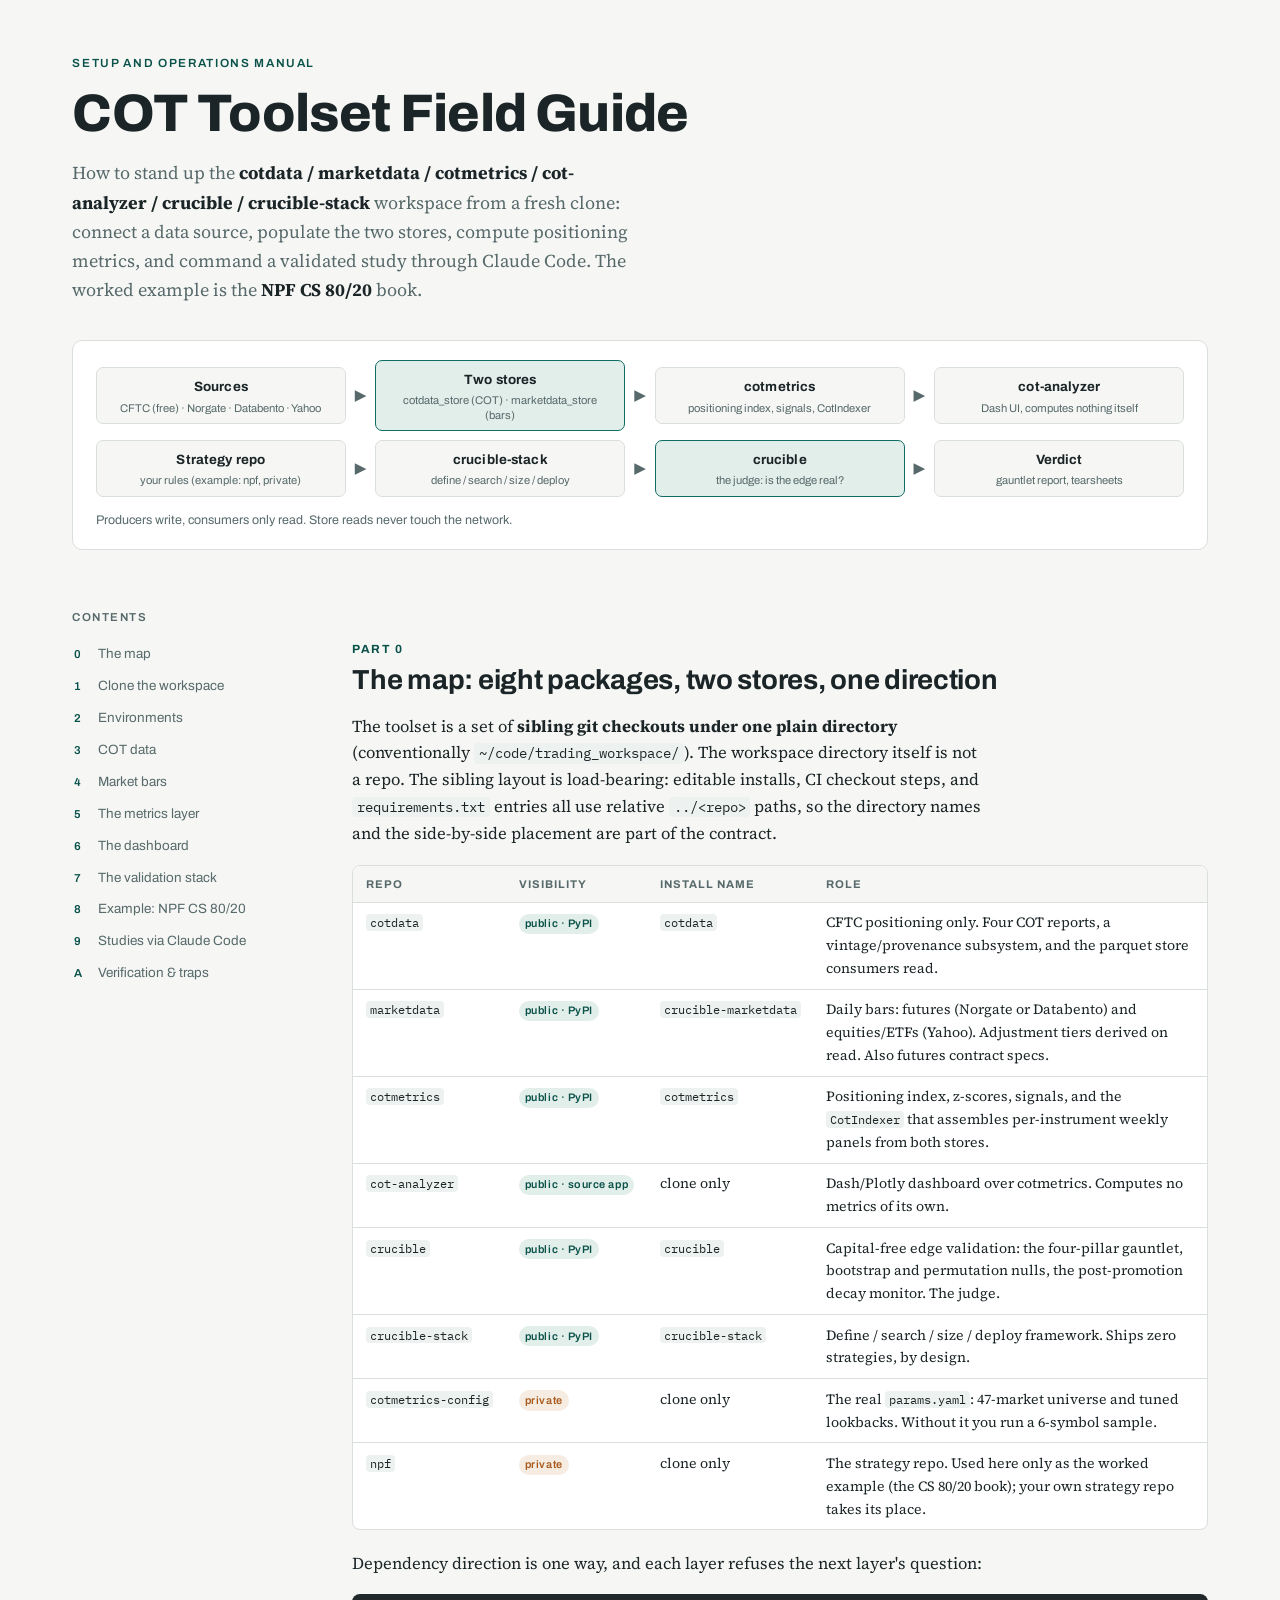
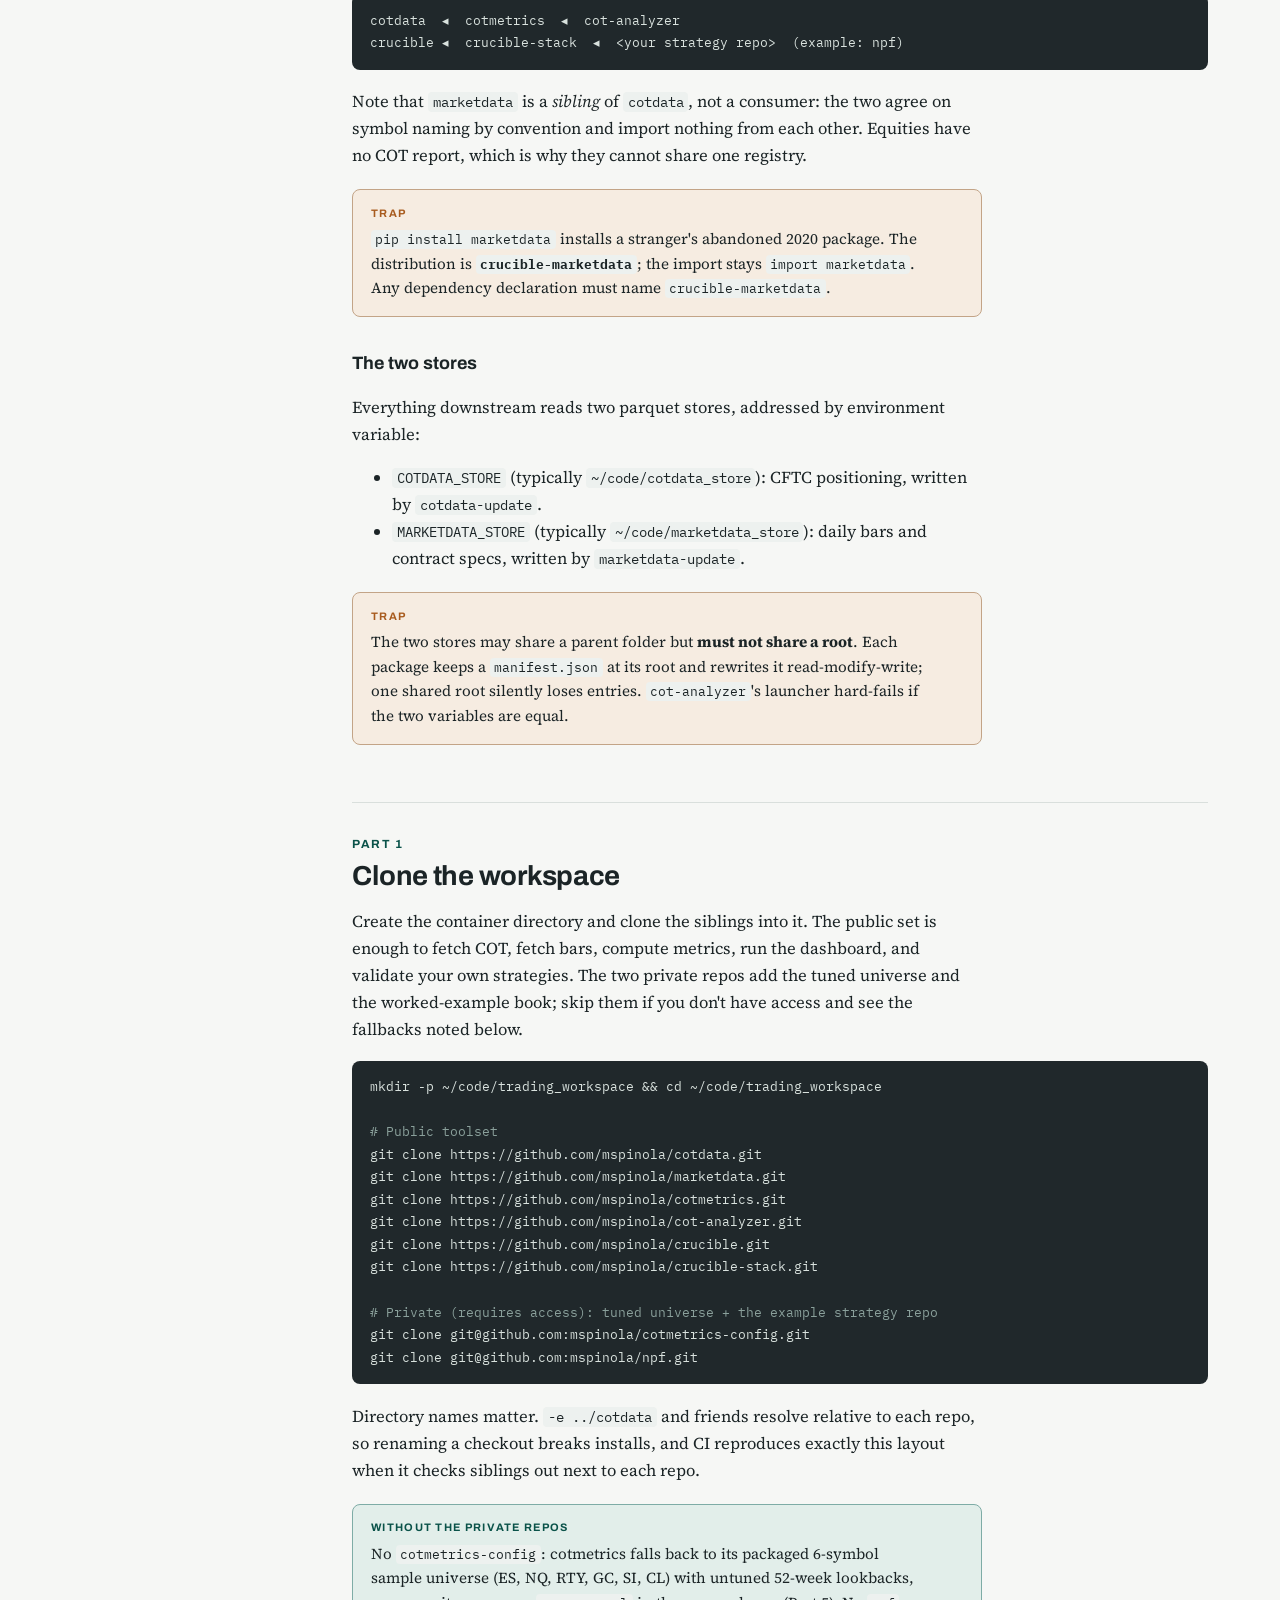
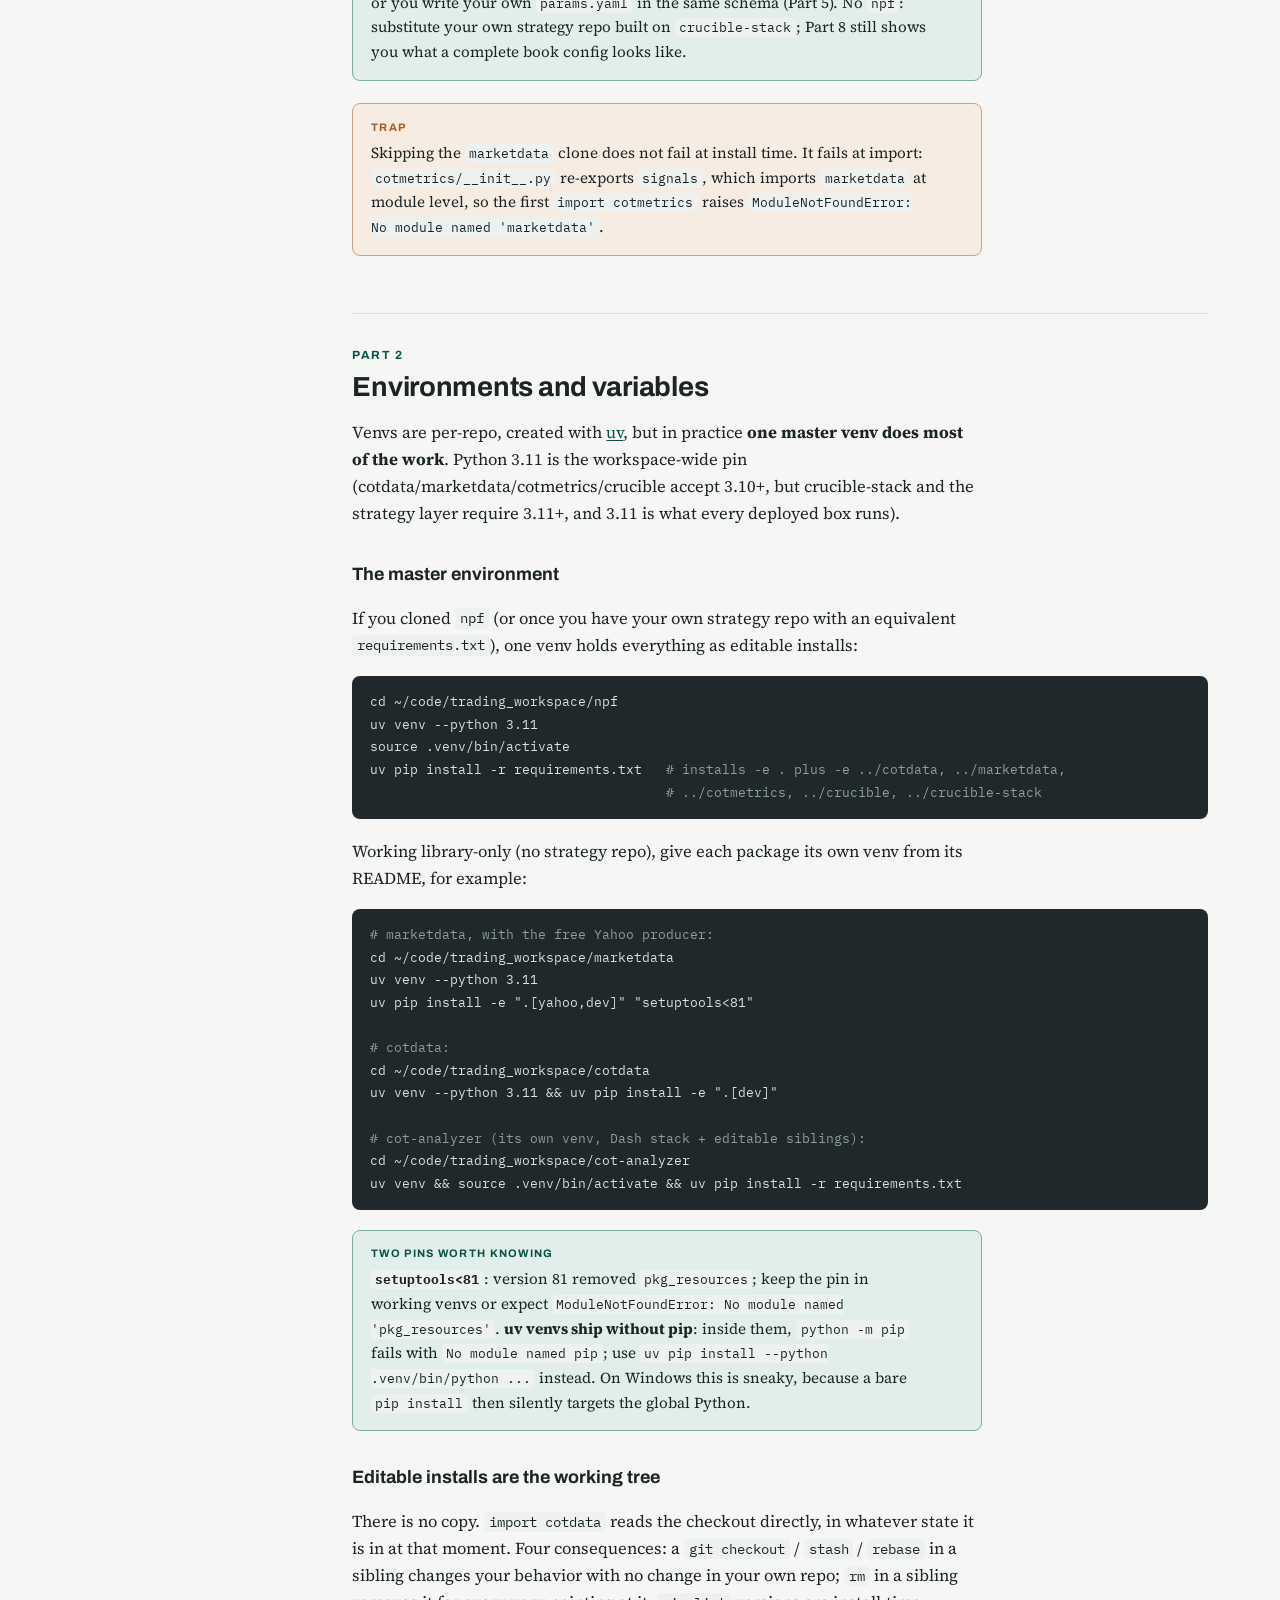
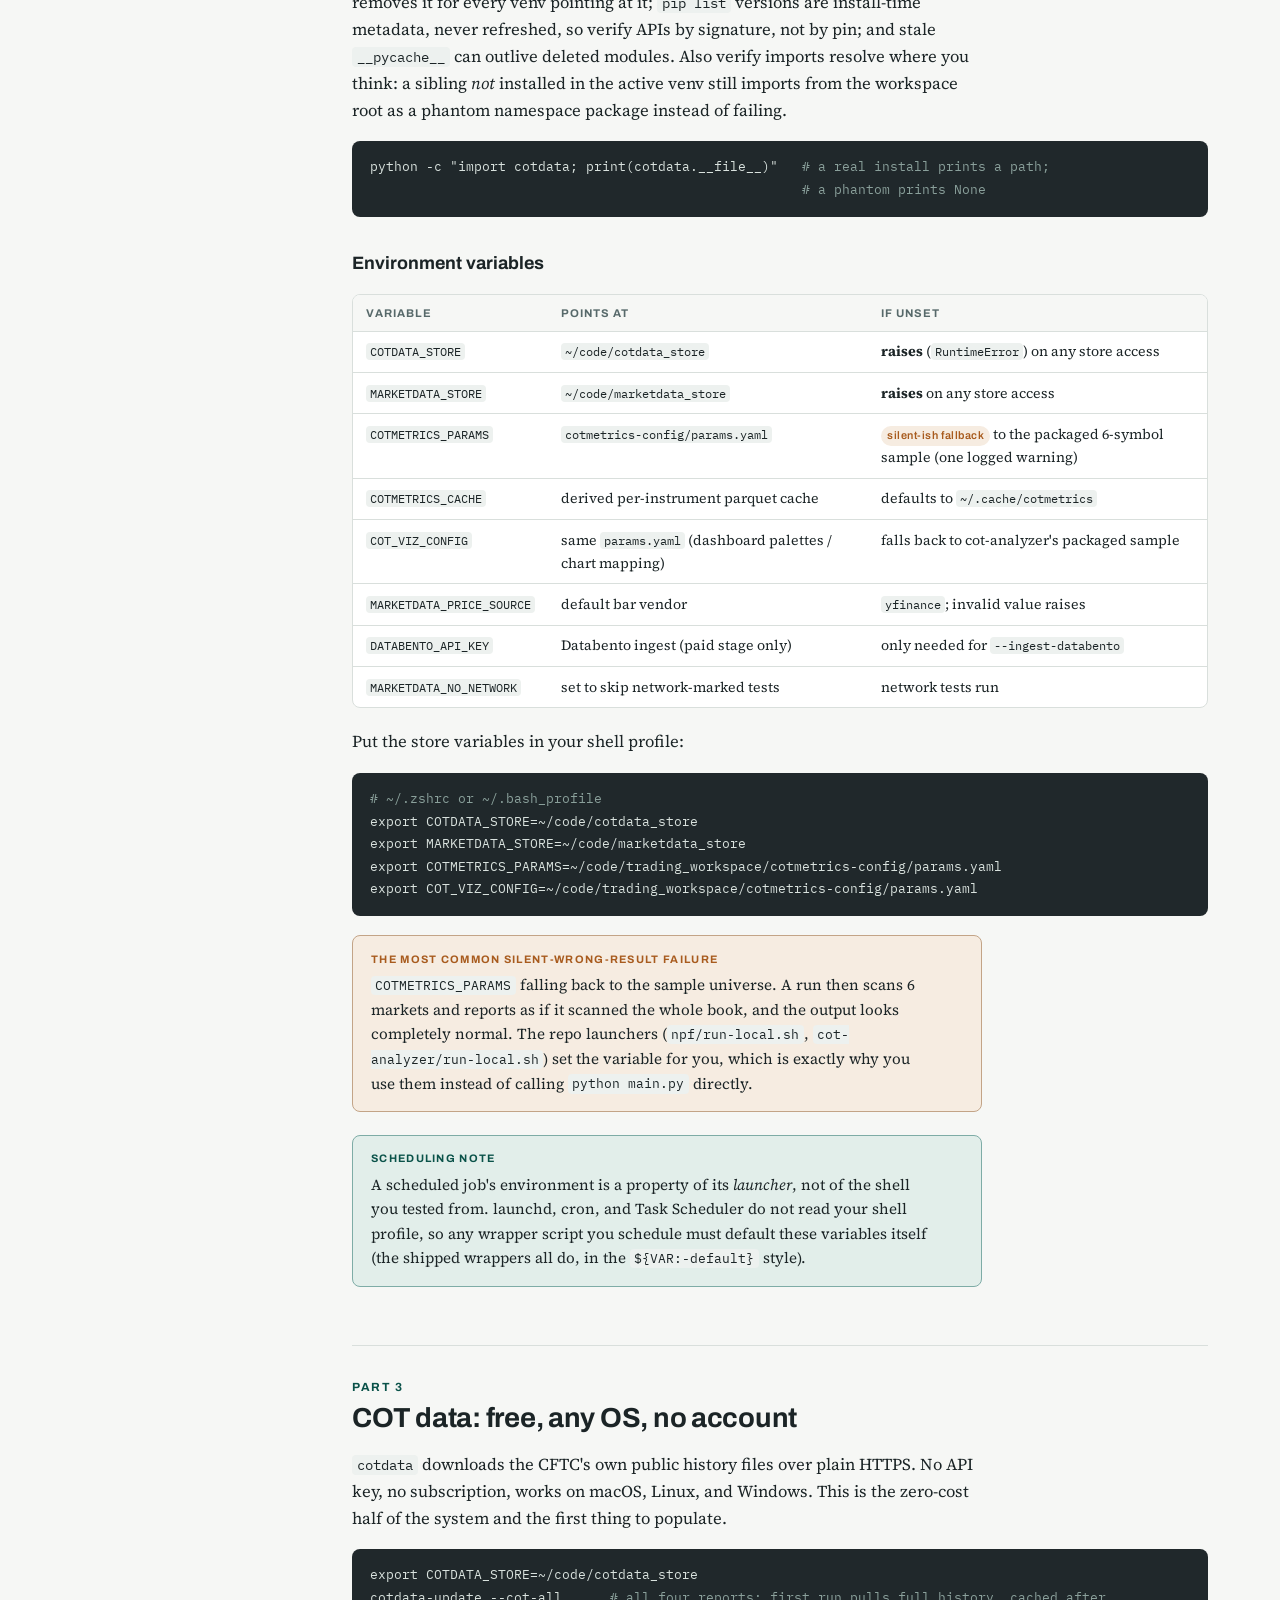
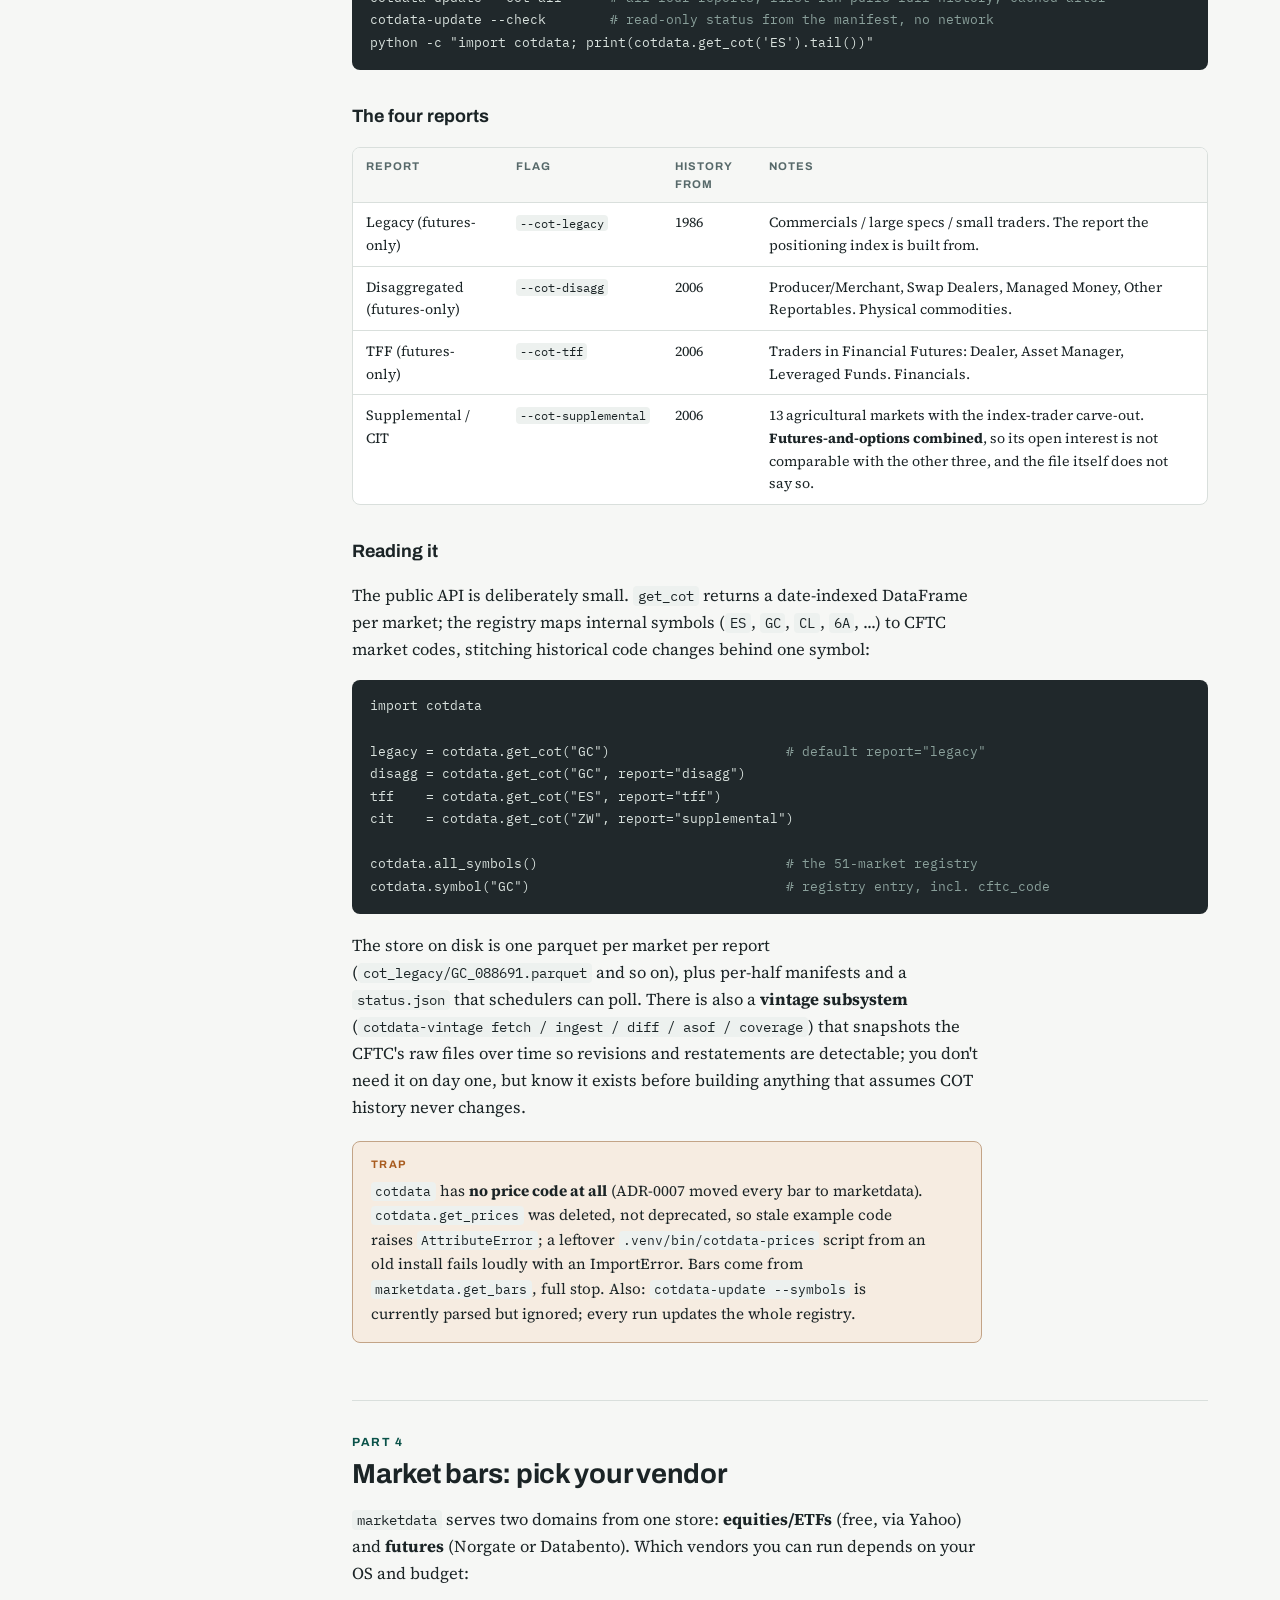
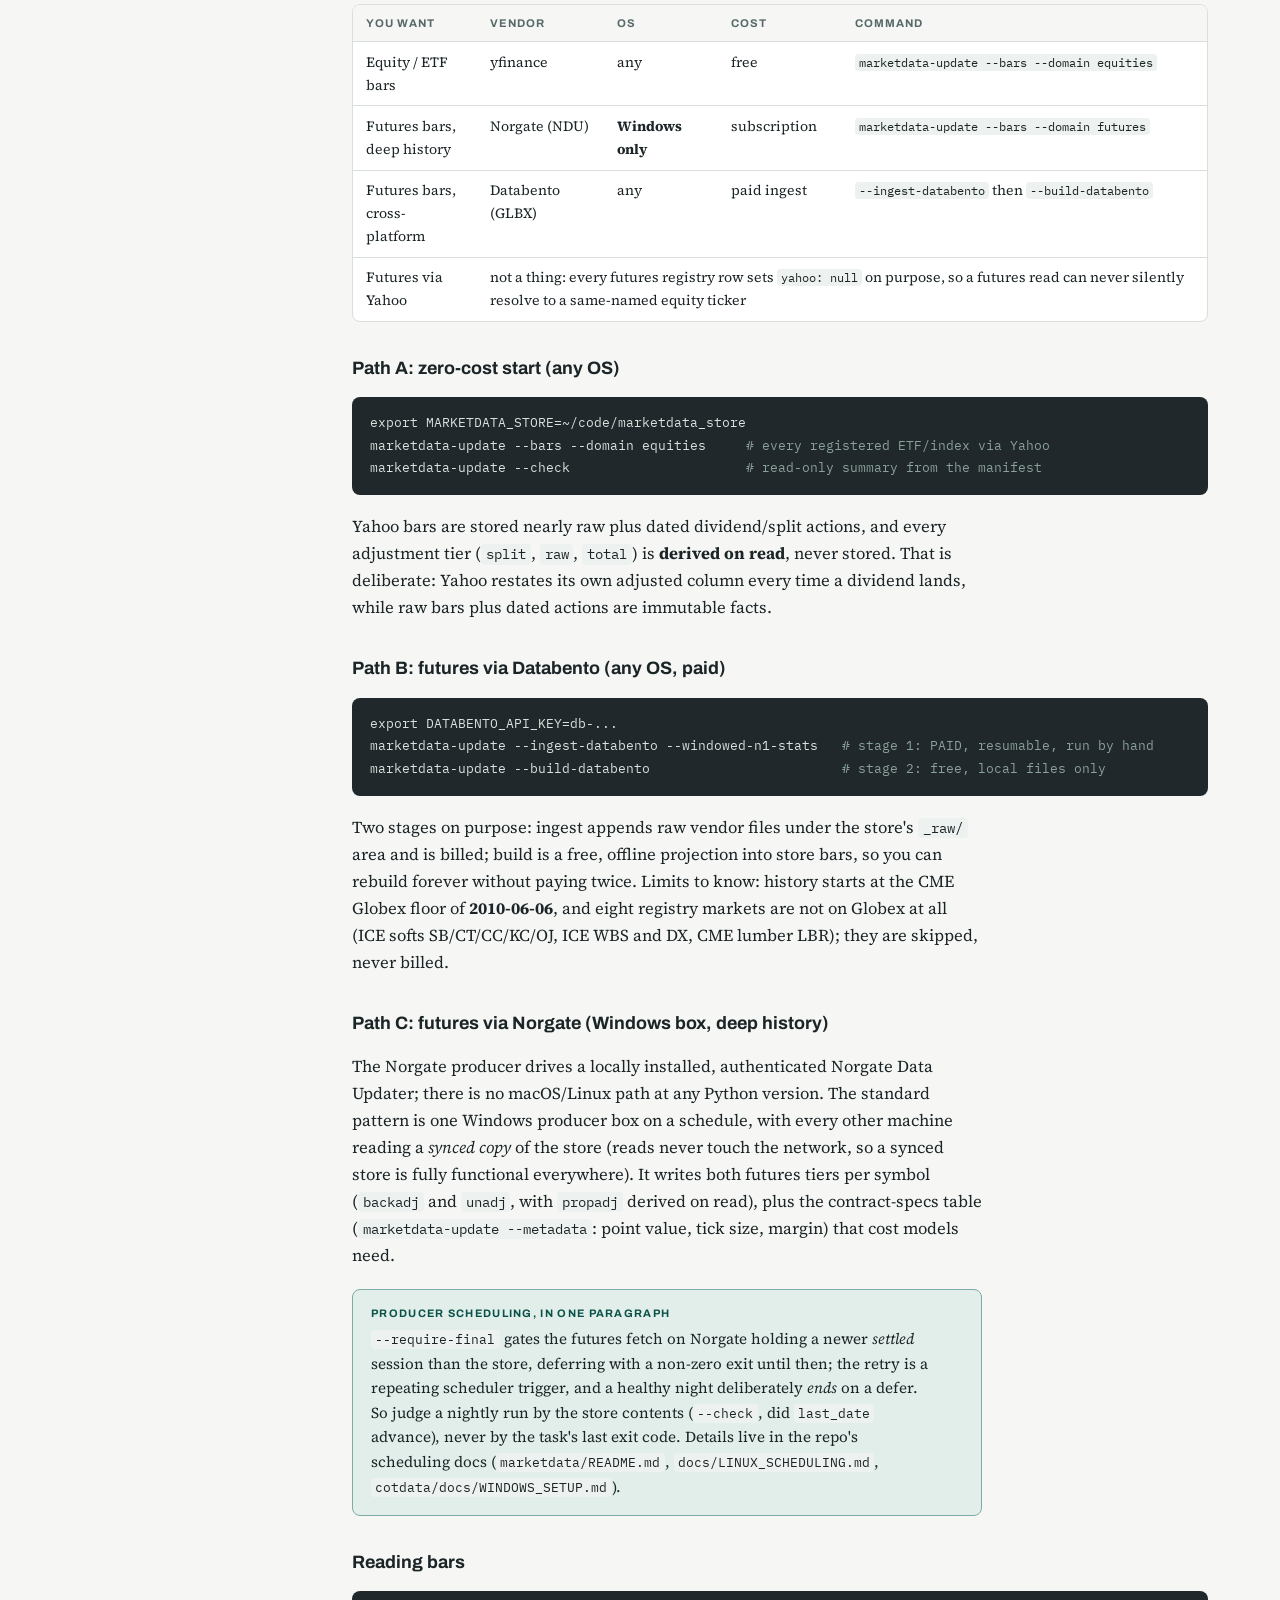
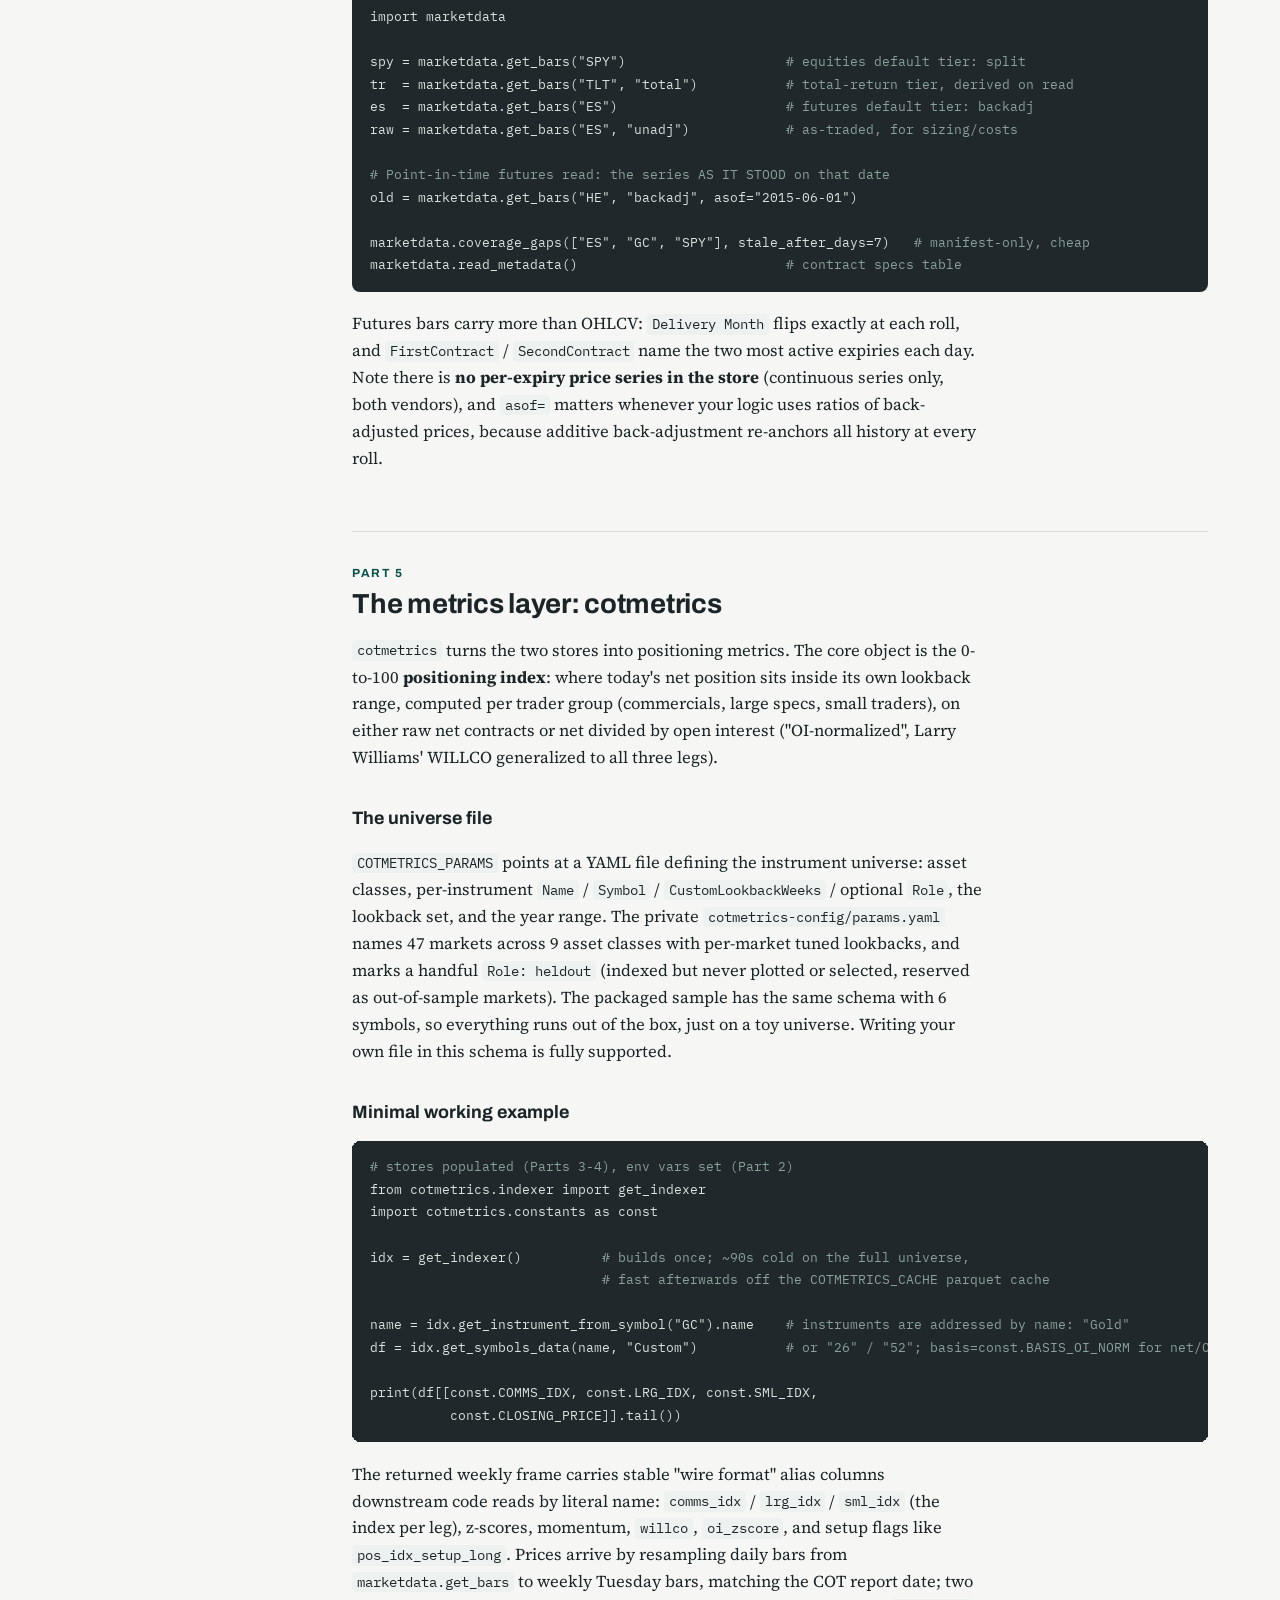
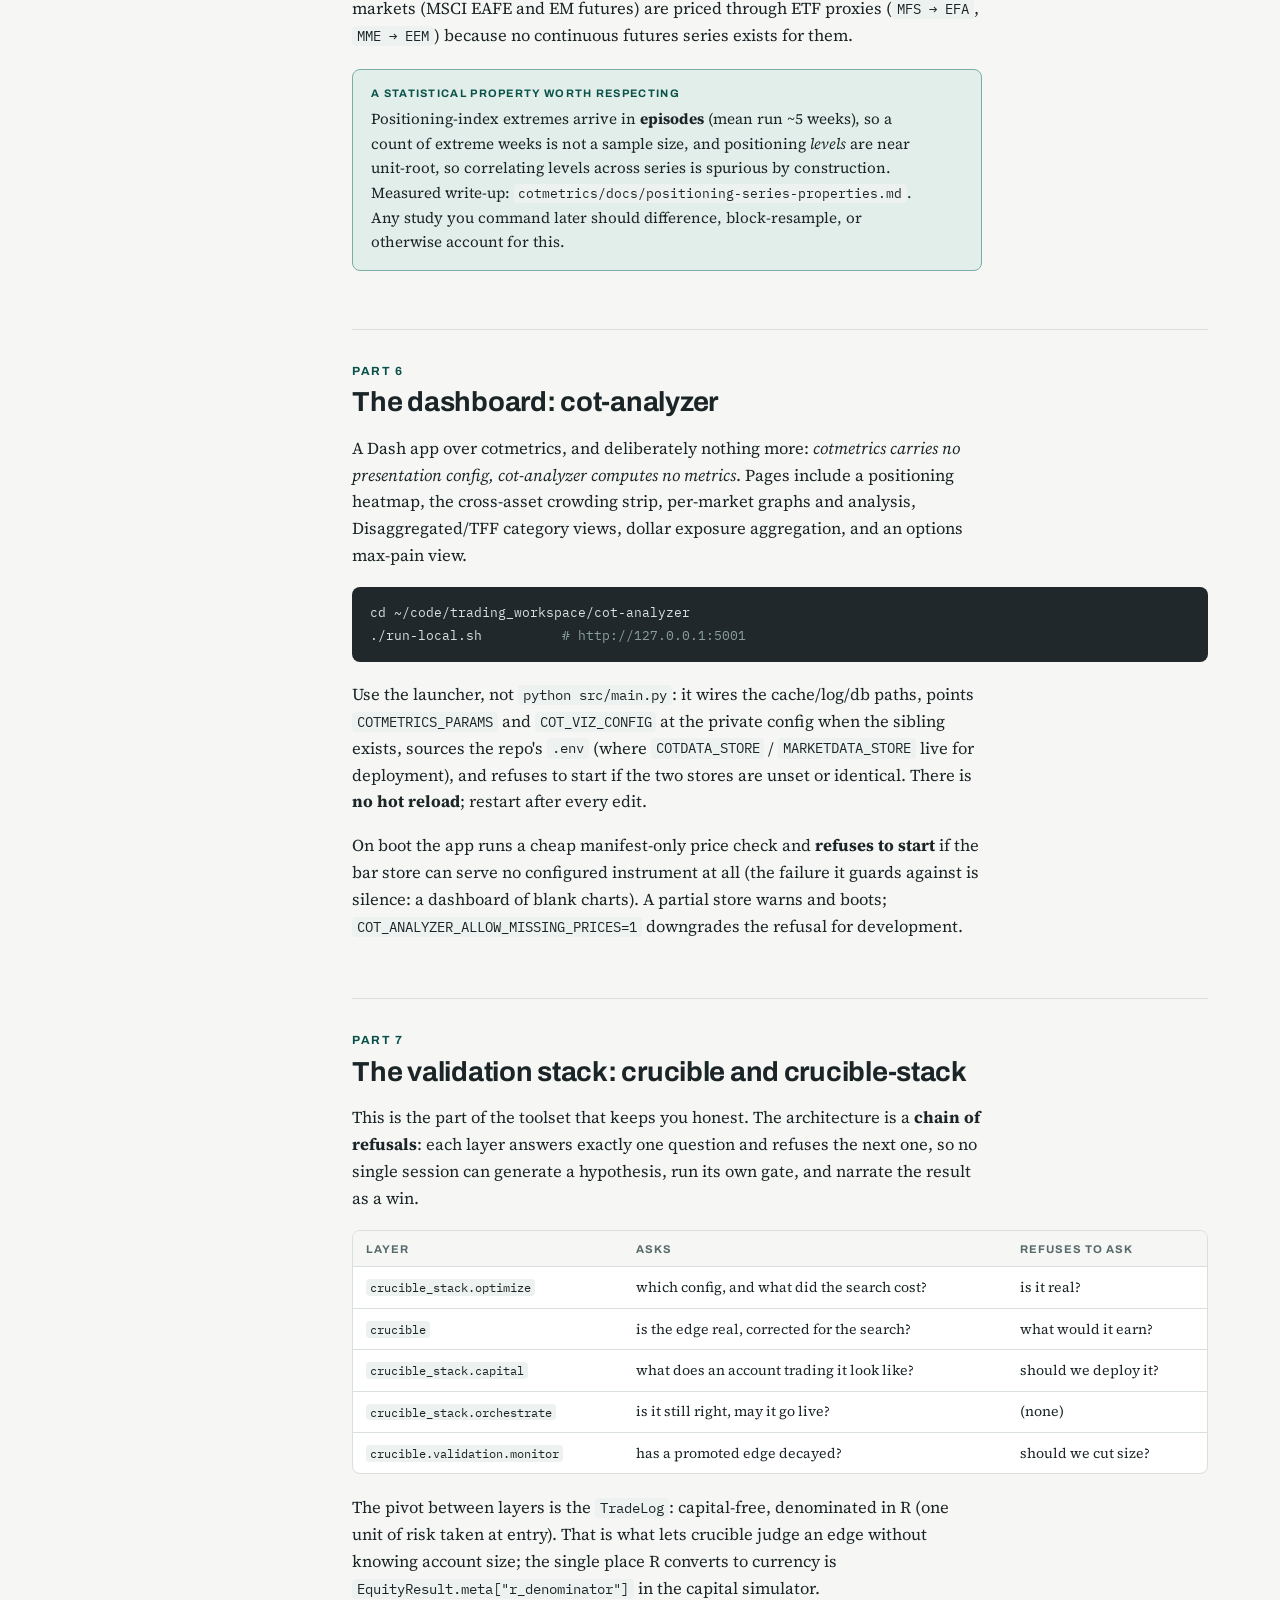
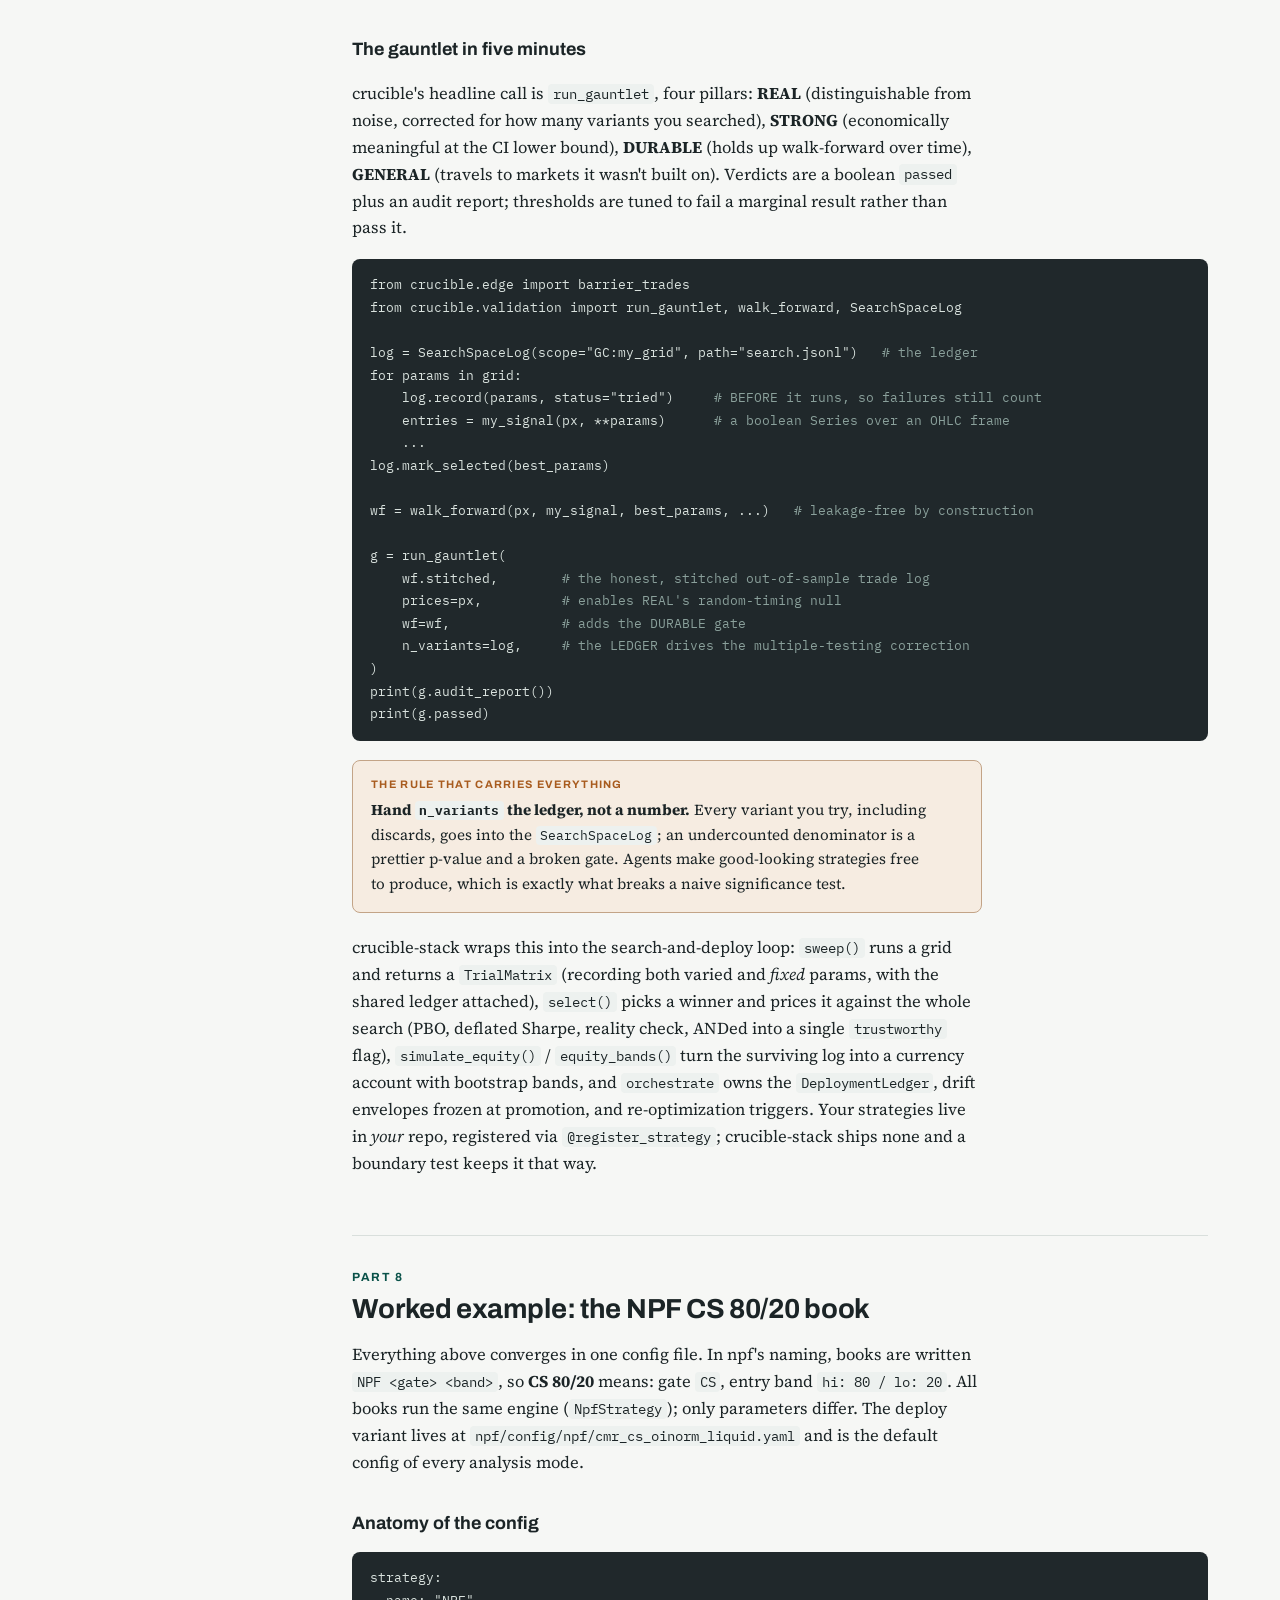
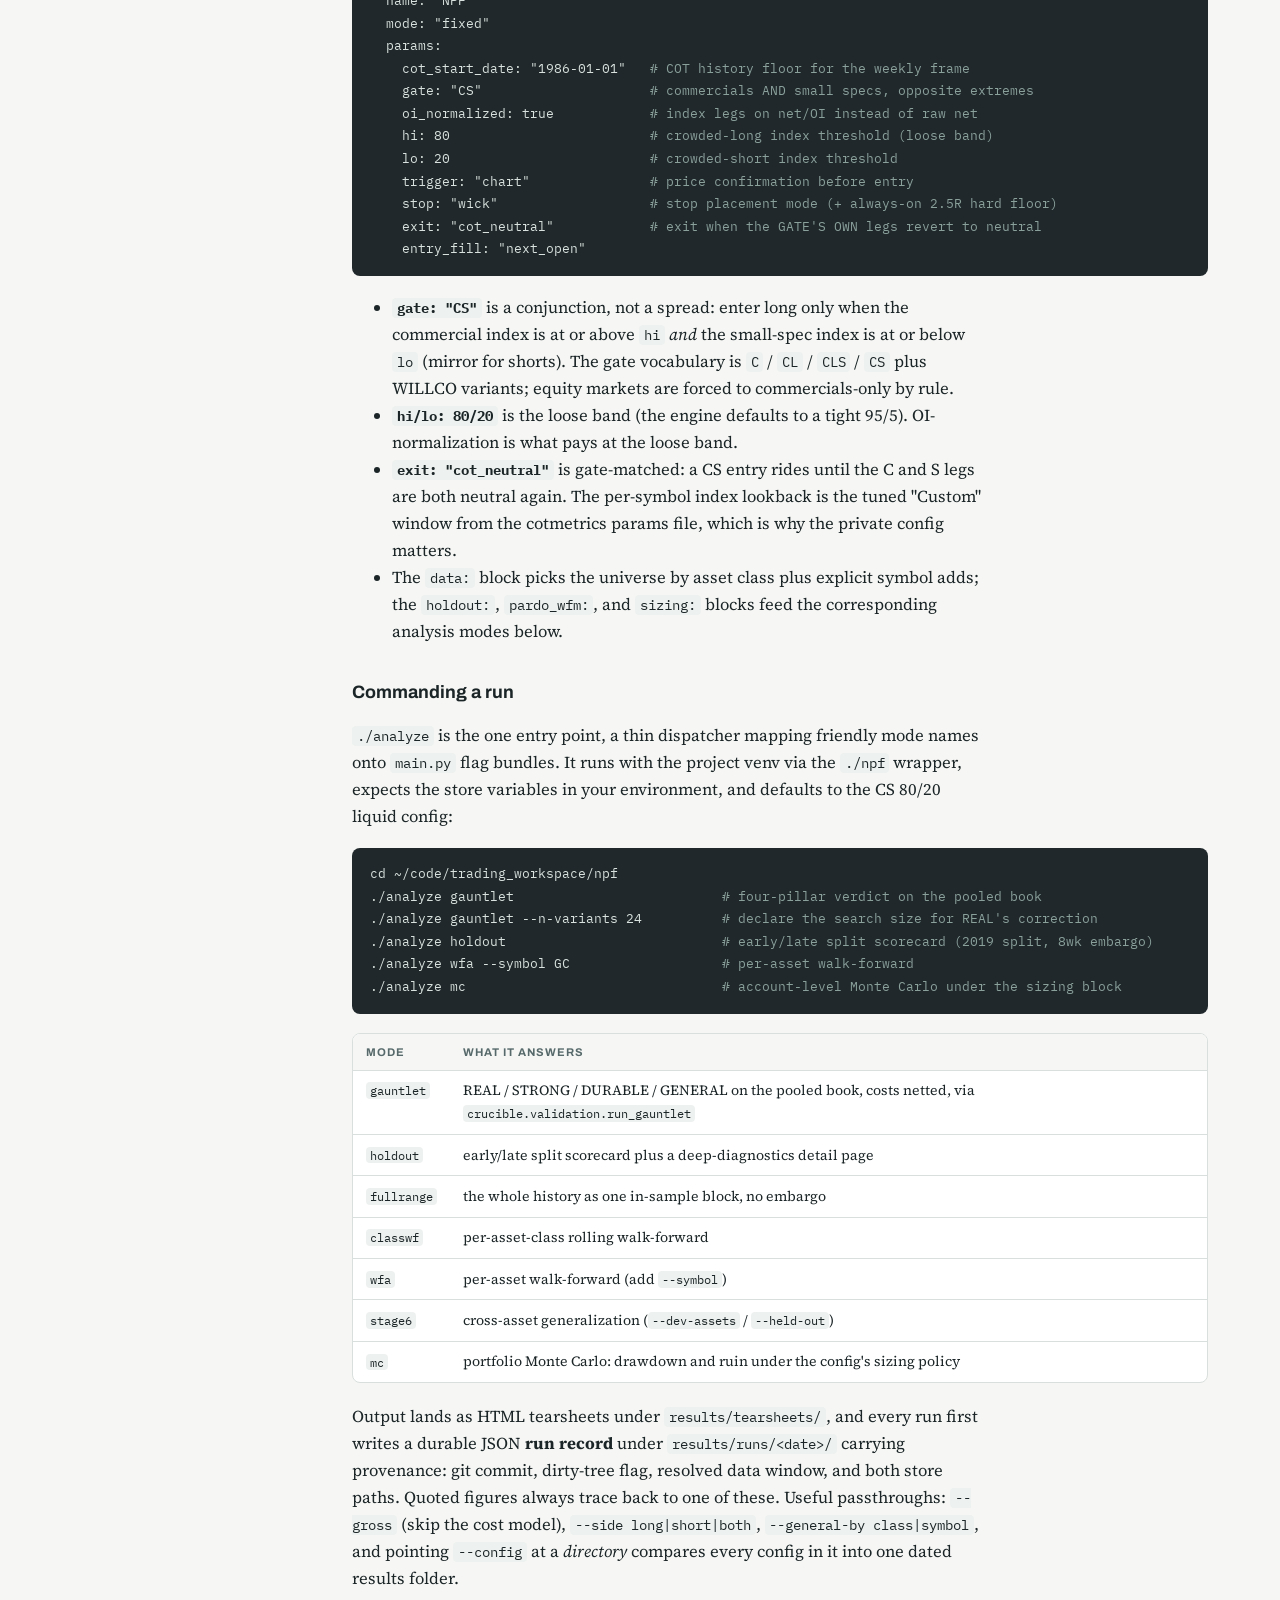
<file: docs/cot-toolset-field-guide.html>
<!doctype html>
<html lang="en">
<head>
<meta charset="utf-8">
<meta name="viewport" content="width=device-width, initial-scale=1">
<title>COT Toolset Field Guide</title>
<link rel="preconnect" href="https://fonts.googleapis.com">
<link rel="stylesheet" href="https://fonts.googleapis.com/css2?family=Archivo:wght@500;600;700;800&family=Source+Serif+4:ital,opsz,wght@0,8..60,400;0,8..60,600;1,8..60,400&family=IBM+Plex+Mono:wght@400;500;600&display=swap">
<style>
  :root {
    --bg: #F6F7F5;
    --surface: #FFFFFF;
    --ink: #1B2426;
    --muted: #57696A;
    --accent: #0E6E63;
    --accent-ink: #0A5249;
    --accent-soft: #E2EEEA;
    --hazard: #A85B1E;
    --hazard-soft: #F6ECE1;
    --line: #D9DFDC;
    --code-bg: #20282B;
    --code-ink: #D9E2DE;
    --code-accent: #7FD0C2;
    --code-comment: #8AA09B;
    --chip-bg: #EDF1EF;
  }
  @media (prefers-color-scheme: dark) {
    :root:not([data-theme="light"]) {
      --bg: #131719;
      --surface: #1B2124;
      --ink: #DFE6E3;
      --muted: #93A4A0;
      --accent: #56BFAF;
      --accent-ink: #7ACFC1;
      --accent-soft: #16302C;
      --hazard: #D98B4A;
      --hazard-soft: #2E241A;
      --line: #2A3336;
      --code-bg: #10171A;
      --code-ink: #CFDAD6;
      --code-accent: #7FD0C2;
      --code-comment: #7C918C;
      --chip-bg: #232B2E;
    }
  }
  :root[data-theme="dark"] {
    --bg: #131719;
    --surface: #1B2124;
    --ink: #DFE6E3;
    --muted: #93A4A0;
    --accent: #56BFAF;
    --accent-ink: #7ACFC1;
    --accent-soft: #16302C;
    --hazard: #D98B4A;
    --hazard-soft: #2E241A;
    --line: #2A3336;
    --code-bg: #10171A;
    --code-ink: #CFDAD6;
    --code-accent: #7FD0C2;
    --code-comment: #7C918C;
    --chip-bg: #232B2E;
  }

  * { box-sizing: border-box; }
  html { scroll-behavior: smooth; }
  @media (prefers-reduced-motion: reduce) { html { scroll-behavior: auto; } }

  body {
    margin: 0;
    background: var(--bg);
    color: var(--ink);
    font-family: "Source Serif 4", Georgia, serif;
    font-size: 1.04rem;
    line-height: 1.62;
  }

  a { color: var(--accent-ink); text-decoration-thickness: 1px; text-underline-offset: 2px; }
  a:focus-visible, button:focus-visible { outline: 2px solid var(--accent); outline-offset: 2px; border-radius: 2px; }

  .wrap {
    max-width: 1180px;
    margin: 0 auto;
    padding: 0 1.4rem 5rem;
    display: grid;
    grid-template-columns: 232px minmax(0, 1fr);
    gap: 3rem;
  }
  @media (max-width: 1023px) { .wrap { grid-template-columns: minmax(0, 1fr); gap: 0; } nav.toc { display: none; } }

  /* ---------- header ---------- */
  header.hero {
    max-width: 1180px;
    margin: 0 auto;
    padding: 3.4rem 1.4rem 2.2rem;
  }
  .eyebrow {
    font-family: "Archivo", system-ui, sans-serif;
    font-weight: 600;
    font-size: .74rem;
    letter-spacing: .14em;
    text-transform: uppercase;
    color: var(--accent-ink);
    margin: 0 0 .8rem;
  }
  h1 {
    font-family: "Archivo", system-ui, sans-serif;
    font-weight: 800;
    font-size: clamp(2.1rem, 4.6vw, 3.3rem);
    line-height: 1.06;
    letter-spacing: -.015em;
    margin: 0 0 1rem;
    text-wrap: balance;
    max-width: 22ch;
  }
  .lede {
    max-width: 62ch;
    font-size: 1.13rem;
    color: var(--muted);
    margin: 0;
  }
  .lede strong { color: var(--ink); }

  /* pipeline diagram */
  .pipeline {
    margin: 2.2rem auto 0;
    padding: 1.2rem 1.4rem;
    border: 1px solid var(--line);
    border-radius: 10px;
    background: var(--surface);
    overflow-x: auto;
  }
  .pipe-row { display: flex; align-items: center; gap: .55rem; min-width: 700px; font-family: "Archivo", system-ui, sans-serif; }
  .pipe-node {
    border: 1.5px solid var(--line);
    border-radius: 7px;
    padding: .5rem .7rem;
    text-align: center;
    background: var(--bg);
    flex: 1;
  }
  .pipe-node .t { font-weight: 700; font-size: .84rem; letter-spacing: .01em; }
  .pipe-node .s { font-size: .7rem; color: var(--muted); margin-top: .15rem; line-height: 1.3; }
  .pipe-node.hot { border-color: var(--accent); background: var(--accent-soft); }
  .pipe-arrow { color: var(--muted); font-size: .95rem; flex: none; }
  .pipe-caption { font-size: .78rem; color: var(--muted); margin: .8rem 0 0; font-family: "Archivo", system-ui, sans-serif; }

  /* ---------- toc ---------- */
  nav.toc {
    position: sticky;
    top: 1.6rem;
    align-self: start;
    padding-top: 1.4rem;
    font-family: "Archivo", system-ui, sans-serif;
  }
  nav.toc .toc-title { font-size: .72rem; letter-spacing: .13em; text-transform: uppercase; color: var(--muted); margin: 0 0 .7rem; font-weight: 600; }
  nav.toc ol { list-style: none; margin: 0; padding: 0; }
  nav.toc li { margin: 0; }
  nav.toc a {
    display: flex; gap: .55rem; align-items: baseline;
    padding: .32rem 0;
    font-size: .84rem;
    color: var(--muted);
    text-decoration: none;
    border-left: 2px solid transparent;
  }
  nav.toc a:hover { color: var(--accent-ink); }
  nav.toc .n { font-variant-numeric: tabular-nums; font-size: .72rem; font-weight: 600; color: var(--accent-ink); min-width: 1.3em; }

  /* ---------- main ---------- */
  main { padding-top: 1.4rem; min-width: 0; }
  main > section { margin: 0 0 3.6rem; }
  main p, main ul, main ol { max-width: 70ch; }

  .part-label {
    font-family: "Archivo", system-ui, sans-serif;
    font-weight: 700;
    font-size: .74rem;
    letter-spacing: .13em;
    text-transform: uppercase;
    color: var(--accent-ink);
    margin: 0 0 .4rem;
  }
  h2 {
    font-family: "Archivo", system-ui, sans-serif;
    font-weight: 700;
    font-size: 1.72rem;
    letter-spacing: -.01em;
    line-height: 1.15;
    margin: 0 0 1rem;
    text-wrap: balance;
  }
  h3 {
    font-family: "Archivo", system-ui, sans-serif;
    font-weight: 700;
    font-size: 1.12rem;
    margin: 2rem 0 .6rem;
  }
  section { border-top: 1px solid var(--line); padding-top: 2rem; }
  section:first-of-type { border-top: 0; }

  code {
    font-family: "IBM Plex Mono", ui-monospace, SFMono-Regular, Menlo, monospace;
    font-size: .84em;
    background: var(--chip-bg);
    border-radius: 4px;
    padding: .08em .34em;
  }
  pre {
    background: var(--code-bg);
    color: var(--code-ink);
    border-radius: 8px;
    padding: .95rem 1.1rem;
    overflow-x: auto;
    line-height: 1.55;
    margin: .9rem 0 1.2rem;
    font-size: .83rem;
  }
  pre code { background: none; padding: 0; font-size: 1em; color: inherit; }
  pre .c { color: var(--code-comment); }
  pre .k { color: var(--code-accent); }
  .codelabel {
    font-family: "Archivo", system-ui, sans-serif;
    font-size: .68rem;
    font-weight: 600;
    letter-spacing: .1em;
    text-transform: uppercase;
    color: var(--muted);
    margin: 1.1rem 0 -0.5rem;
  }

  /* tables */
  .tablewrap { overflow-x: auto; margin: 1rem 0 1.3rem; border: 1px solid var(--line); border-radius: 8px; background: var(--surface); }
  table { border-collapse: collapse; width: 100%; font-size: .88rem; }
  th, td { text-align: left; padding: .55rem .8rem; border-top: 1px solid var(--line); vertical-align: top; }
  thead th {
    border-top: 0;
    font-family: "Archivo", system-ui, sans-serif;
    font-size: .7rem;
    font-weight: 700;
    letter-spacing: .09em;
    text-transform: uppercase;
    color: var(--muted);
    background: var(--bg);
  }
  td code { white-space: nowrap; }
  .num { font-variant-numeric: tabular-nums; }

  /* callouts */
  .note, .trap {
    border: 1px solid var(--line);
    border-radius: 8px;
    padding: .9rem 1.1rem .95rem;
    margin: 1.2rem 0 1.4rem;
    max-width: 70ch;
    background: var(--surface);
  }
  .note { border-color: color-mix(in srgb, var(--accent) 45%, var(--line)); background: var(--accent-soft); }
  .trap { border-color: color-mix(in srgb, var(--hazard) 45%, var(--line)); background: var(--hazard-soft); }
  .note .tag, .trap .tag {
    font-family: "Archivo", system-ui, sans-serif;
    font-size: .68rem;
    font-weight: 700;
    letter-spacing: .12em;
    text-transform: uppercase;
    display: block;
    margin-bottom: .3rem;
  }
  .note .tag { color: var(--accent-ink); }
  .trap .tag { color: var(--hazard); }
  .note p, .trap p { margin: .3rem 0 0; font-size: .95rem; }

  .chip {
    display: inline-block;
    font-family: "Archivo", system-ui, sans-serif;
    font-size: .68rem;
    font-weight: 600;
    letter-spacing: .05em;
    padding: .12em .55em;
    border-radius: 99px;
    background: var(--chip-bg);
    color: var(--muted);
    white-space: nowrap;
  }
  .chip.ok { background: var(--accent-soft); color: var(--accent-ink); }
  .chip.warn { background: var(--hazard-soft); color: var(--hazard); }

  .checklist { list-style: none; padding: 0; }
  .checklist li { padding: .3rem 0 .3rem 1.7rem; position: relative; }
  .checklist li::before {
    content: "";
    position: absolute; left: 0; top: .62em;
    width: .72em; height: .72em;
    border: 1.6px solid var(--accent);
    border-radius: 3px;
  }
  footer {
    max-width: 1180px; margin: 0 auto; padding: 0 1.4rem 3rem;
    color: var(--muted); font-size: .85rem;
    font-family: "Archivo", system-ui, sans-serif;
  }
</style>
</head>
<body>

<header class="hero">
  <p class="eyebrow">Setup and operations manual</p>
  <h1>COT Toolset Field Guide</h1>
  <p class="lede">How to stand up the <strong>cotdata / marketdata / cotmetrics / cot-analyzer / crucible / crucible-stack</strong> workspace from a fresh clone: connect a data source, populate the two stores, compute positioning metrics, and command a validated study through Claude Code. The worked example is the <strong>NPF CS 80/20</strong> book.</p>

  <div class="pipeline" role="img" aria-label="Data flows from CFTC and price vendors through two parquet stores into cotmetrics, then into the dashboard and the strategy plus validation layers.">
    <div class="pipe-row">
      <div class="pipe-node"><div class="t">Sources</div><div class="s">CFTC (free) · Norgate · Databento · Yahoo</div></div>
      <div class="pipe-arrow">&#9654;</div>
      <div class="pipe-node hot"><div class="t">Two stores</div><div class="s">cotdata_store (COT) · marketdata_store (bars)</div></div>
      <div class="pipe-arrow">&#9654;</div>
      <div class="pipe-node"><div class="t">cotmetrics</div><div class="s">positioning index, signals, CotIndexer</div></div>
      <div class="pipe-arrow">&#9654;</div>
      <div class="pipe-node"><div class="t">cot-analyzer</div><div class="s">Dash UI, computes nothing itself</div></div>
    </div>
    <div class="pipe-row" style="margin-top:.55rem;">
      <div class="pipe-node"><div class="t">Strategy repo</div><div class="s">your rules (example: npf, private)</div></div>
      <div class="pipe-arrow">&#9654;</div>
      <div class="pipe-node"><div class="t">crucible-stack</div><div class="s">define / search / size / deploy</div></div>
      <div class="pipe-arrow">&#9654;</div>
      <div class="pipe-node hot"><div class="t">crucible</div><div class="s">the judge: is the edge real?</div></div>
      <div class="pipe-arrow">&#9654;</div>
      <div class="pipe-node"><div class="t">Verdict</div><div class="s">gauntlet report, tearsheets</div></div>
    </div>
    <p class="pipe-caption">Producers write, consumers only read. Store reads never touch the network.</p>
  </div>
</header>

<div class="wrap">
<nav class="toc" aria-label="Contents">
  <p class="toc-title">Contents</p>
  <ol>
    <li><a href="#map"><span class="n">0</span> The map</a></li>
    <li><a href="#clone"><span class="n">1</span> Clone the workspace</a></li>
    <li><a href="#env"><span class="n">2</span> Environments</a></li>
    <li><a href="#cot"><span class="n">3</span> COT data</a></li>
    <li><a href="#bars"><span class="n">4</span> Market bars</a></li>
    <li><a href="#metrics"><span class="n">5</span> The metrics layer</a></li>
    <li><a href="#dash"><span class="n">6</span> The dashboard</a></li>
    <li><a href="#crucible"><span class="n">7</span> The validation stack</a></li>
    <li><a href="#cs8020"><span class="n">8</span> Example: NPF CS 80/20</a></li>
    <li><a href="#claude"><span class="n">9</span> Studies via Claude Code</a></li>
    <li><a href="#verify"><span class="n">A</span> Verification &amp; traps</a></li>
  </ol>
</nav>

<main>

<!-- ================= 0 THE MAP ================= -->
<section id="map">
  <p class="part-label">Part 0</p>
  <h2>The map: eight packages, two stores, one direction</h2>
  <p>The toolset is a set of <strong>sibling git checkouts under one plain directory</strong> (conventionally <code>~/code/trading_workspace/</code>). The workspace directory itself is not a repo. The sibling layout is load-bearing: editable installs, CI checkout steps, and <code>requirements.txt</code> entries all use relative <code>../&lt;repo&gt;</code> paths, so the directory names and the side-by-side placement are part of the contract.</p>

  <div class="tablewrap"><table>
    <thead><tr><th>Repo</th><th>Visibility</th><th>Install name</th><th>Role</th></tr></thead>
    <tbody>
      <tr><td><code>cotdata</code></td><td><span class="chip ok">public · PyPI</span></td><td><code>cotdata</code></td><td>CFTC positioning only. Four COT reports, a vintage/provenance subsystem, and the parquet store consumers read.</td></tr>
      <tr><td><code>marketdata</code></td><td><span class="chip ok">public · PyPI</span></td><td><code>crucible-marketdata</code></td><td>Daily bars: futures (Norgate or Databento) and equities/ETFs (Yahoo). Adjustment tiers derived on read. Also futures contract specs.</td></tr>
      <tr><td><code>cotmetrics</code></td><td><span class="chip ok">public · PyPI</span></td><td><code>cotmetrics</code></td><td>Positioning index, z-scores, signals, and the <code>CotIndexer</code> that assembles per-instrument weekly panels from both stores.</td></tr>
      <tr><td><code>cot-analyzer</code></td><td><span class="chip ok">public · source app</span></td><td>clone only</td><td>Dash/Plotly dashboard over cotmetrics. Computes no metrics of its own.</td></tr>
      <tr><td><code>crucible</code></td><td><span class="chip ok">public · PyPI</span></td><td><code>crucible</code></td><td>Capital-free edge validation: the four-pillar gauntlet, bootstrap and permutation nulls, the post-promotion decay monitor. The judge.</td></tr>
      <tr><td><code>crucible-stack</code></td><td><span class="chip ok">public · PyPI</span></td><td><code>crucible-stack</code></td><td>Define / search / size / deploy framework. Ships zero strategies, by design.</td></tr>
      <tr><td><code>cotmetrics-config</code></td><td><span class="chip warn">private</span></td><td>clone only</td><td>The real <code>params.yaml</code>: 47-market universe and tuned lookbacks. Without it you run a 6-symbol sample.</td></tr>
      <tr><td><code>npf</code></td><td><span class="chip warn">private</span></td><td>clone only</td><td>The strategy repo. Used here only as the worked example (the CS 80/20 book); your own strategy repo takes its place.</td></tr>
    </tbody>
  </table></div>

  <p>Dependency direction is one way, and each layer refuses the next layer's question:</p>
  <pre><code>cotdata  &#9666;  cotmetrics  &#9666;  cot-analyzer
crucible &#9666;  crucible-stack  &#9666;  &lt;your strategy repo&gt;  (example: npf)</code></pre>
  <p>Note that <code>marketdata</code> is a <em>sibling</em> of <code>cotdata</code>, not a consumer: the two agree on symbol naming by convention and import nothing from each other. Equities have no COT report, which is why they cannot share one registry.</p>

  <div class="trap"><span class="tag">Trap</span>
    <p><code>pip install marketdata</code> installs a stranger's abandoned 2020 package. The distribution is <strong><code>crucible-marketdata</code></strong>; the import stays <code>import marketdata</code>. Any dependency declaration must name <code>crucible-marketdata</code>.</p>
  </div>

  <h3>The two stores</h3>
  <p>Everything downstream reads two parquet stores, addressed by environment variable:</p>
  <ul>
    <li><code>COTDATA_STORE</code> (typically <code>~/code/cotdata_store</code>): CFTC positioning, written by <code>cotdata-update</code>.</li>
    <li><code>MARKETDATA_STORE</code> (typically <code>~/code/marketdata_store</code>): daily bars and contract specs, written by <code>marketdata-update</code>.</li>
  </ul>
  <div class="trap"><span class="tag">Trap</span>
    <p>The two stores may share a parent folder but <strong>must not share a root</strong>. Each package keeps a <code>manifest.json</code> at its root and rewrites it read-modify-write; one shared root silently loses entries. <code>cot-analyzer</code>'s launcher hard-fails if the two variables are equal.</p>
  </div>
</section>

<!-- ================= 1 CLONE ================= -->
<section id="clone">
  <p class="part-label">Part 1</p>
  <h2>Clone the workspace</h2>
  <p>Create the container directory and clone the siblings into it. The public set is enough to fetch COT, fetch bars, compute metrics, run the dashboard, and validate your own strategies. The two private repos add the tuned universe and the worked-example book; skip them if you don't have access and see the fallbacks noted below.</p>

  <pre><code>mkdir -p ~/code/trading_workspace &amp;&amp; cd ~/code/trading_workspace

<span class="c"># Public toolset</span>
git clone https://github.com/mspinola/cotdata.git
git clone https://github.com/mspinola/marketdata.git
git clone https://github.com/mspinola/cotmetrics.git
git clone https://github.com/mspinola/cot-analyzer.git
git clone https://github.com/mspinola/crucible.git
git clone https://github.com/mspinola/crucible-stack.git

<span class="c"># Private (requires access): tuned universe + the example strategy repo</span>
git clone git@github.com:mspinola/cotmetrics-config.git
git clone git@github.com:mspinola/npf.git</code></pre>

  <p>Directory names matter. <code>-e ../cotdata</code> and friends resolve relative to each repo, so renaming a checkout breaks installs, and CI reproduces exactly this layout when it checks siblings out next to each repo.</p>

  <div class="note"><span class="tag">Without the private repos</span>
    <p>No <code>cotmetrics-config</code>: cotmetrics falls back to its packaged 6-symbol sample universe (ES, NQ, RTY, GC, SI, CL) with untuned 52-week lookbacks, or you write your own <code>params.yaml</code> in the same schema (Part 5). No <code>npf</code>: substitute your own strategy repo built on <code>crucible-stack</code>; Part 8 still shows you what a complete book config looks like.</p>
  </div>

  <div class="trap"><span class="tag">Trap</span>
    <p>Skipping the <code>marketdata</code> clone does not fail at install time. It fails at import: <code>cotmetrics/__init__.py</code> re-exports <code>signals</code>, which imports <code>marketdata</code> at module level, so the first <code>import cotmetrics</code> raises <code>ModuleNotFoundError: No module named 'marketdata'</code>.</p>
  </div>
</section>

<!-- ================= 2 ENV ================= -->
<section id="env">
  <p class="part-label">Part 2</p>
  <h2>Environments and variables</h2>
  <p>Venvs are per-repo, created with <a href="https://docs.astral.sh/uv/">uv</a>, but in practice <strong>one master venv does most of the work</strong>. Python 3.11 is the workspace-wide pin (cotdata/marketdata/cotmetrics/crucible accept 3.10+, but crucible-stack and the strategy layer require 3.11+, and 3.11 is what every deployed box runs).</p>

  <h3>The master environment</h3>
  <p>If you cloned <code>npf</code> (or once you have your own strategy repo with an equivalent <code>requirements.txt</code>), one venv holds everything as editable installs:</p>
  <pre><code>cd ~/code/trading_workspace/npf
uv venv --python 3.11
source .venv/bin/activate
uv pip install -r requirements.txt   <span class="c"># installs -e . plus -e ../cotdata, ../marketdata,</span>
                                     <span class="c"># ../cotmetrics, ../crucible, ../crucible-stack</span></code></pre>

  <p>Working library-only (no strategy repo), give each package its own venv from its README, for example:</p>
  <pre><code><span class="c"># marketdata, with the free Yahoo producer:</span>
cd ~/code/trading_workspace/marketdata
uv venv --python 3.11
uv pip install -e ".[yahoo,dev]" "setuptools&lt;81"

<span class="c"># cotdata:</span>
cd ~/code/trading_workspace/cotdata
uv venv --python 3.11 &amp;&amp; uv pip install -e ".[dev]"

<span class="c"># cot-analyzer (its own venv, Dash stack + editable siblings):</span>
cd ~/code/trading_workspace/cot-analyzer
uv venv &amp;&amp; source .venv/bin/activate &amp;&amp; uv pip install -r requirements.txt</code></pre>

  <div class="note"><span class="tag">Two pins worth knowing</span>
    <p><strong><code>setuptools&lt;81</code></strong>: version 81 removed <code>pkg_resources</code>; keep the pin in working venvs or expect <code>ModuleNotFoundError: No module named 'pkg_resources'</code>. <strong>uv venvs ship without pip</strong>: inside them, <code>python -m pip</code> fails with <code>No module named pip</code>; use <code>uv pip install --python .venv/bin/python ...</code> instead. On Windows this is sneaky, because a bare <code>pip install</code> then silently targets the global Python.</p>
  </div>

  <h3>Editable installs are the working tree</h3>
  <p>There is no copy. <code>import cotdata</code> reads the checkout directly, in whatever state it is in at that moment. Four consequences: a <code>git checkout</code> / <code>stash</code> / <code>rebase</code> in a sibling changes your behavior with no change in your own repo; <code>rm</code> in a sibling removes it for every venv pointing at it; <code>pip list</code> versions are install-time metadata, never refreshed, so verify APIs by signature, not by pin; and stale <code>__pycache__</code> can outlive deleted modules. Also verify imports resolve where you think: a sibling <em>not</em> installed in the active venv still imports from the workspace root as a phantom namespace package instead of failing.</p>
  <pre><code>python -c "import cotdata; print(cotdata.__file__)"   <span class="c"># a real install prints a path;</span>
                                                      <span class="c"># a phantom prints None</span></code></pre>

  <h3>Environment variables</h3>
  <div class="tablewrap"><table>
    <thead><tr><th>Variable</th><th>Points at</th><th>If unset</th></tr></thead>
    <tbody>
      <tr><td><code>COTDATA_STORE</code></td><td><code>~/code/cotdata_store</code></td><td><strong>raises</strong> (<code>RuntimeError</code>) on any store access</td></tr>
      <tr><td><code>MARKETDATA_STORE</code></td><td><code>~/code/marketdata_store</code></td><td><strong>raises</strong> on any store access</td></tr>
      <tr><td><code>COTMETRICS_PARAMS</code></td><td><code>cotmetrics-config/params.yaml</code></td><td><span class="chip warn">silent-ish fallback</span> to the packaged 6-symbol sample (one logged warning)</td></tr>
      <tr><td><code>COTMETRICS_CACHE</code></td><td>derived per-instrument parquet cache</td><td>defaults to <code>~/.cache/cotmetrics</code></td></tr>
      <tr><td><code>COT_VIZ_CONFIG</code></td><td>same <code>params.yaml</code> (dashboard palettes / chart mapping)</td><td>falls back to cot-analyzer's packaged sample</td></tr>
      <tr><td><code>MARKETDATA_PRICE_SOURCE</code></td><td>default bar vendor</td><td><code>yfinance</code>; invalid value raises</td></tr>
      <tr><td><code>DATABENTO_API_KEY</code></td><td>Databento ingest (paid stage only)</td><td>only needed for <code>--ingest-databento</code></td></tr>
      <tr><td><code>MARKETDATA_NO_NETWORK</code></td><td>set to skip network-marked tests</td><td>network tests run</td></tr>
    </tbody>
  </table></div>

  <p>Put the store variables in your shell profile:</p>
  <pre><code><span class="c"># ~/.zshrc or ~/.bash_profile</span>
export COTDATA_STORE=~/code/cotdata_store
export MARKETDATA_STORE=~/code/marketdata_store
export COTMETRICS_PARAMS=~/code/trading_workspace/cotmetrics-config/params.yaml
export COT_VIZ_CONFIG=~/code/trading_workspace/cotmetrics-config/params.yaml</code></pre>

  <div class="trap"><span class="tag">The most common silent-wrong-result failure</span>
    <p><code>COTMETRICS_PARAMS</code> falling back to the sample universe. A run then scans 6 markets and reports as if it scanned the whole book, and the output looks completely normal. The repo launchers (<code>npf/run-local.sh</code>, <code>cot-analyzer/run-local.sh</code>) set the variable for you, which is exactly why you use them instead of calling <code>python main.py</code> directly.</p>
  </div>

  <div class="note"><span class="tag">Scheduling note</span>
    <p>A scheduled job's environment is a property of its <em>launcher</em>, not of the shell you tested from. launchd, cron, and Task Scheduler do not read your shell profile, so any wrapper script you schedule must default these variables itself (the shipped wrappers all do, in the <code>${VAR:-default}</code> style).</p>
  </div>
</section>

<!-- ================= 3 COT ================= -->
<section id="cot">
  <p class="part-label">Part 3</p>
  <h2>COT data: free, any OS, no account</h2>
  <p><code>cotdata</code> downloads the CFTC's own public history files over plain HTTPS. No API key, no subscription, works on macOS, Linux, and Windows. This is the zero-cost half of the system and the first thing to populate.</p>

  <pre><code>export COTDATA_STORE=~/code/cotdata_store
cotdata-update --cot-all      <span class="c"># all four reports; first run pulls full history, cached after</span>
cotdata-update --check        <span class="c"># read-only status from the manifest, no network</span>
python -c "import cotdata; print(cotdata.get_cot('ES').tail())"</code></pre>

  <h3>The four reports</h3>
  <div class="tablewrap"><table>
    <thead><tr><th>Report</th><th>Flag</th><th>History from</th><th>Notes</th></tr></thead>
    <tbody>
      <tr><td>Legacy (futures-only)</td><td><code>--cot-legacy</code></td><td class="num">1986</td><td>Commercials / large specs / small traders. The report the positioning index is built from.</td></tr>
      <tr><td>Disaggregated (futures-only)</td><td><code>--cot-disagg</code></td><td class="num">2006</td><td>Producer/Merchant, Swap Dealers, Managed Money, Other Reportables. Physical commodities.</td></tr>
      <tr><td>TFF (futures-only)</td><td><code>--cot-tff</code></td><td class="num">2006</td><td>Traders in Financial Futures: Dealer, Asset Manager, Leveraged Funds. Financials.</td></tr>
      <tr><td>Supplemental / CIT</td><td><code>--cot-supplemental</code></td><td class="num">2006</td><td>13 agricultural markets with the index-trader carve-out. <strong>Futures-and-options combined</strong>, so its open interest is not comparable with the other three, and the file itself does not say so.</td></tr>
    </tbody>
  </table></div>

  <h3>Reading it</h3>
  <p>The public API is deliberately small. <code>get_cot</code> returns a date-indexed DataFrame per market; the registry maps internal symbols (<code>ES</code>, <code>GC</code>, <code>CL</code>, <code>6A</code>, ...) to CFTC market codes, stitching historical code changes behind one symbol:</p>
  <pre><code>import cotdata

legacy = cotdata.get_cot("GC")                      <span class="c"># default report="legacy"</span>
disagg = cotdata.get_cot("GC", report="disagg")
tff    = cotdata.get_cot("ES", report="tff")
cit    = cotdata.get_cot("ZW", report="supplemental")

cotdata.all_symbols()                               <span class="c"># the 51-market registry</span>
cotdata.symbol("GC")                                <span class="c"># registry entry, incl. cftc_code</span></code></pre>

  <p>The store on disk is one parquet per market per report (<code>cot_legacy/GC_088691.parquet</code> and so on), plus per-half manifests and a <code>status.json</code> that schedulers can poll. There is also a <strong>vintage subsystem</strong> (<code>cotdata-vintage fetch / ingest / diff / asof / coverage</code>) that snapshots the CFTC's raw files over time so revisions and restatements are detectable; you don't need it on day one, but know it exists before building anything that assumes COT history never changes.</p>

  <div class="trap"><span class="tag">Trap</span>
    <p><code>cotdata</code> has <strong>no price code at all</strong> (ADR-0007 moved every bar to marketdata). <code>cotdata.get_prices</code> was deleted, not deprecated, so stale example code raises <code>AttributeError</code>; a leftover <code>.venv/bin/cotdata-prices</code> script from an old install fails loudly with an ImportError. Bars come from <code>marketdata.get_bars</code>, full stop. Also: <code>cotdata-update --symbols</code> is currently parsed but ignored; every run updates the whole registry.</p>
  </div>
</section>

<!-- ================= 4 BARS ================= -->
<section id="bars">
  <p class="part-label">Part 4</p>
  <h2>Market bars: pick your vendor</h2>
  <p><code>marketdata</code> serves two domains from one store: <strong>equities/ETFs</strong> (free, via Yahoo) and <strong>futures</strong> (Norgate or Databento). Which vendors you can run depends on your OS and budget:</p>

  <div class="tablewrap"><table>
    <thead><tr><th>You want</th><th>Vendor</th><th>OS</th><th>Cost</th><th>Command</th></tr></thead>
    <tbody>
      <tr><td>Equity / ETF bars</td><td>yfinance</td><td>any</td><td>free</td><td><code>marketdata-update --bars --domain equities</code></td></tr>
      <tr><td>Futures bars, deep history</td><td>Norgate (NDU)</td><td><strong>Windows only</strong></td><td>subscription</td><td><code>marketdata-update --bars --domain futures</code></td></tr>
      <tr><td>Futures bars, cross-platform</td><td>Databento (GLBX)</td><td>any</td><td>paid ingest</td><td><code>--ingest-databento</code> then <code>--build-databento</code></td></tr>
      <tr><td>Futures via Yahoo</td><td colspan="4">not a thing: every futures registry row sets <code>yahoo: null</code> on purpose, so a futures read can never silently resolve to a same-named equity ticker</td></tr>
    </tbody>
  </table></div>

  <h3>Path A: zero-cost start (any OS)</h3>
  <pre><code>export MARKETDATA_STORE=~/code/marketdata_store
marketdata-update --bars --domain equities     <span class="c"># every registered ETF/index via Yahoo</span>
marketdata-update --check                      <span class="c"># read-only summary from the manifest</span></code></pre>
  <p>Yahoo bars are stored nearly raw plus dated dividend/split actions, and every adjustment tier (<code>split</code>, <code>raw</code>, <code>total</code>) is <strong>derived on read</strong>, never stored. That is deliberate: Yahoo restates its own adjusted column every time a dividend lands, while raw bars plus dated actions are immutable facts.</p>

  <h3>Path B: futures via Databento (any OS, paid)</h3>
  <pre><code>export DATABENTO_API_KEY=db-...
marketdata-update --ingest-databento --windowed-n1-stats   <span class="c"># stage 1: PAID, resumable, run by hand</span>
marketdata-update --build-databento                        <span class="c"># stage 2: free, local files only</span></code></pre>
  <p>Two stages on purpose: ingest appends raw vendor files under the store's <code>_raw/</code> area and is billed; build is a free, offline projection into store bars, so you can rebuild forever without paying twice. Limits to know: history starts at the CME Globex floor of <strong>2010-06-06</strong>, and eight registry markets are not on Globex at all (ICE softs SB/CT/CC/KC/OJ, ICE WBS and DX, CME lumber LBR); they are skipped, never billed.</p>

  <h3>Path C: futures via Norgate (Windows box, deep history)</h3>
  <p>The Norgate producer drives a locally installed, authenticated Norgate Data Updater; there is no macOS/Linux path at any Python version. The standard pattern is one Windows producer box on a schedule, with every other machine reading a <em>synced copy</em> of the store (reads never touch the network, so a synced store is fully functional everywhere). It writes both futures tiers per symbol (<code>backadj</code> and <code>unadj</code>, with <code>propadj</code> derived on read), plus the contract-specs table (<code>marketdata-update --metadata</code>: point value, tick size, margin) that cost models need.</p>
  <div class="note"><span class="tag">Producer scheduling, in one paragraph</span>
    <p><code>--require-final</code> gates the futures fetch on Norgate holding a newer <em>settled</em> session than the store, deferring with a non-zero exit until then; the retry is a repeating scheduler trigger, and a healthy night deliberately <em>ends</em> on a defer. So judge a nightly run by the store contents (<code>--check</code>, did <code>last_date</code> advance), never by the task's last exit code. Details live in the repo's scheduling docs (<code>marketdata/README.md</code>, <code>docs/LINUX_SCHEDULING.md</code>, <code>cotdata/docs/WINDOWS_SETUP.md</code>).</p>
  </div>

  <h3>Reading bars</h3>
  <pre><code>import marketdata

spy = marketdata.get_bars("SPY")                    <span class="c"># equities default tier: split</span>
tr  = marketdata.get_bars("TLT", "total")           <span class="c"># total-return tier, derived on read</span>
es  = marketdata.get_bars("ES")                     <span class="c"># futures default tier: backadj</span>
raw = marketdata.get_bars("ES", "unadj")            <span class="c"># as-traded, for sizing/costs</span>

<span class="c"># Point-in-time futures read: the series AS IT STOOD on that date</span>
old = marketdata.get_bars("HE", "backadj", asof="2015-06-01")

marketdata.coverage_gaps(["ES", "GC", "SPY"], stale_after_days=7)   <span class="c"># manifest-only, cheap</span>
marketdata.read_metadata()                          <span class="c"># contract specs table</span></code></pre>
  <p>Futures bars carry more than OHLCV: <code>Delivery Month</code> flips exactly at each roll, and <code>FirstContract</code> / <code>SecondContract</code> name the two most active expiries each day. Note there is <strong>no per-expiry price series in the store</strong> (continuous series only, both vendors), and <code>asof=</code> matters whenever your logic uses ratios of back-adjusted prices, because additive back-adjustment re-anchors all history at every roll.</p>
</section>

<!-- ================= 5 METRICS ================= -->
<section id="metrics">
  <p class="part-label">Part 5</p>
  <h2>The metrics layer: cotmetrics</h2>
  <p><code>cotmetrics</code> turns the two stores into positioning metrics. The core object is the 0-to-100 <strong>positioning index</strong>: where today's net position sits inside its own lookback range, computed per trader group (commercials, large specs, small traders), on either raw net contracts or net divided by open interest ("OI-normalized", Larry Williams' WILLCO generalized to all three legs).</p>

  <h3>The universe file</h3>
  <p><code>COTMETRICS_PARAMS</code> points at a YAML file defining the instrument universe: asset classes, per-instrument <code>Name</code> / <code>Symbol</code> / <code>CustomLookbackWeeks</code> / optional <code>Role</code>, the lookback set, and the year range. The private <code>cotmetrics-config/params.yaml</code> names 47 markets across 9 asset classes with per-market tuned lookbacks, and marks a handful <code>Role: heldout</code> (indexed but never plotted or selected, reserved as out-of-sample markets). The packaged sample has the same schema with 6 symbols, so everything runs out of the box, just on a toy universe. Writing your own file in this schema is fully supported.</p>

  <h3>Minimal working example</h3>
  <pre><code><span class="c"># stores populated (Parts 3-4), env vars set (Part 2)</span>
from cotmetrics.indexer import get_indexer
import cotmetrics.constants as const

idx = get_indexer()          <span class="c"># builds once; ~90s cold on the full universe,</span>
                             <span class="c"># fast afterwards off the COTMETRICS_CACHE parquet cache</span>

name = idx.get_instrument_from_symbol("GC").name    <span class="c"># instruments are addressed by name: "Gold"</span>
df = idx.get_symbols_data(name, "Custom")           <span class="c"># or "26" / "52"; basis=const.BASIS_OI_NORM for net/OI</span>

print(df[[const.COMMS_IDX, const.LRG_IDX, const.SML_IDX,
          const.CLOSING_PRICE]].tail())</code></pre>
  <p>The returned weekly frame carries stable "wire format" alias columns downstream code reads by literal name: <code>comms_idx</code> / <code>lrg_idx</code> / <code>sml_idx</code> (the index per leg), z-scores, momentum, <code>willco</code>, <code>oi_zscore</code>, and setup flags like <code>pos_idx_setup_long</code>. Prices arrive by resampling daily bars from <code>marketdata.get_bars</code> to weekly Tuesday bars, matching the COT report date; two markets (MSCI EAFE and EM futures) are priced through ETF proxies (<code>MFS &#8594; EFA</code>, <code>MME &#8594; EEM</code>) because no continuous futures series exists for them.</p>

  <div class="note"><span class="tag">A statistical property worth respecting</span>
    <p>Positioning-index extremes arrive in <strong>episodes</strong> (mean run ~5 weeks), so a count of extreme weeks is not a sample size, and positioning <em>levels</em> are near unit-root, so correlating levels across series is spurious by construction. Measured write-up: <code>cotmetrics/docs/positioning-series-properties.md</code>. Any study you command later should difference, block-resample, or otherwise account for this.</p>
  </div>
</section>

<!-- ================= 6 DASH ================= -->
<section id="dash">
  <p class="part-label">Part 6</p>
  <h2>The dashboard: cot-analyzer</h2>
  <p>A Dash app over cotmetrics, and deliberately nothing more: <em>cotmetrics carries no presentation config, cot-analyzer computes no metrics</em>. Pages include a positioning heatmap, the cross-asset crowding strip, per-market graphs and analysis, Disaggregated/TFF category views, dollar exposure aggregation, and an options max-pain view.</p>
  <pre><code>cd ~/code/trading_workspace/cot-analyzer
./run-local.sh          <span class="c"># http://127.0.0.1:5001</span></code></pre>
  <p>Use the launcher, not <code>python src/main.py</code>: it wires the cache/log/db paths, points <code>COTMETRICS_PARAMS</code> and <code>COT_VIZ_CONFIG</code> at the private config when the sibling exists, sources the repo's <code>.env</code> (where <code>COTDATA_STORE</code> / <code>MARKETDATA_STORE</code> live for deployment), and refuses to start if the two stores are unset or identical. There is <strong>no hot reload</strong>; restart after every edit.</p>
  <p>On boot the app runs a cheap manifest-only price check and <strong>refuses to start</strong> if the bar store can serve no configured instrument at all (the failure it guards against is silence: a dashboard of blank charts). A partial store warns and boots; <code>COT_ANALYZER_ALLOW_MISSING_PRICES=1</code> downgrades the refusal for development.</p>
</section>

<!-- ================= 7 CRUCIBLE ================= -->
<section id="crucible">
  <p class="part-label">Part 7</p>
  <h2>The validation stack: crucible and crucible-stack</h2>
  <p>This is the part of the toolset that keeps you honest. The architecture is a <strong>chain of refusals</strong>: each layer answers exactly one question and refuses the next one, so no single session can generate a hypothesis, run its own gate, and narrate the result as a win.</p>

  <div class="tablewrap"><table>
    <thead><tr><th>Layer</th><th>Asks</th><th>Refuses to ask</th></tr></thead>
    <tbody>
      <tr><td><code>crucible_stack.optimize</code></td><td>which config, and what did the search cost?</td><td>is it real?</td></tr>
      <tr><td><code>crucible</code></td><td>is the edge real, corrected for the search?</td><td>what would it earn?</td></tr>
      <tr><td><code>crucible_stack.capital</code></td><td>what does an account trading it look like?</td><td>should we deploy it?</td></tr>
      <tr><td><code>crucible_stack.orchestrate</code></td><td>is it still right, may it go live?</td><td>(none)</td></tr>
      <tr><td><code>crucible.validation.monitor</code></td><td>has a promoted edge decayed?</td><td>should we cut size?</td></tr>
    </tbody>
  </table></div>

  <p>The pivot between layers is the <code>TradeLog</code>: capital-free, denominated in R (one unit of risk taken at entry). That is what lets crucible judge an edge without knowing account size; the single place R converts to currency is <code>EquityResult.meta["r_denominator"]</code> in the capital simulator.</p>

  <h3>The gauntlet in five minutes</h3>
  <p>crucible's headline call is <code>run_gauntlet</code>, four pillars: <strong>REAL</strong> (distinguishable from noise, corrected for how many variants you searched), <strong>STRONG</strong> (economically meaningful at the CI lower bound), <strong>DURABLE</strong> (holds up walk-forward over time), <strong>GENERAL</strong> (travels to markets it wasn't built on). Verdicts are a boolean <code>passed</code> plus an audit report; thresholds are tuned to fail a marginal result rather than pass it.</p>

  <pre><code>from crucible.edge import barrier_trades
from crucible.validation import run_gauntlet, walk_forward, SearchSpaceLog

log = SearchSpaceLog(scope="GC:my_grid", path="search.jsonl")   <span class="c"># the ledger</span>
for params in grid:
    log.record(params, status="tried")     <span class="c"># BEFORE it runs, so failures still count</span>
    entries = my_signal(px, **params)      <span class="c"># a boolean Series over an OHLC frame</span>
    ...
log.mark_selected(best_params)

wf = walk_forward(px, my_signal, best_params, ...)   <span class="c"># leakage-free by construction</span>

g = run_gauntlet(
    wf.stitched,        <span class="c"># the honest, stitched out-of-sample trade log</span>
    prices=px,          <span class="c"># enables REAL's random-timing null</span>
    wf=wf,              <span class="c"># adds the DURABLE gate</span>
    n_variants=log,     <span class="c"># the LEDGER drives the multiple-testing correction</span>
)
print(g.audit_report())
print(g.passed)</code></pre>

  <div class="trap"><span class="tag">The rule that carries everything</span>
    <p><strong>Hand <code>n_variants</code> the ledger, not a number.</strong> Every variant you try, including discards, goes into the <code>SearchSpaceLog</code>; an undercounted denominator is a prettier p-value and a broken gate. Agents make good-looking strategies free to produce, which is exactly what breaks a naive significance test.</p>
  </div>

  <p>crucible-stack wraps this into the search-and-deploy loop: <code>sweep()</code> runs a grid and returns a <code>TrialMatrix</code> (recording both varied and <em>fixed</em> params, with the shared ledger attached), <code>select()</code> picks a winner and prices it against the whole search (PBO, deflated Sharpe, reality check, ANDed into a single <code>trustworthy</code> flag), <code>simulate_equity()</code> / <code>equity_bands()</code> turn the surviving log into a currency account with bootstrap bands, and <code>orchestrate</code> owns the <code>DeploymentLedger</code>, drift envelopes frozen at promotion, and re-optimization triggers. Your strategies live in <em>your</em> repo, registered via <code>@register_strategy</code>; crucible-stack ships none and a boundary test keeps it that way.</p>
</section>

<!-- ================= 8 CS 80/20 ================= -->
<section id="cs8020">
  <p class="part-label">Part 8</p>
  <h2>Worked example: the NPF CS 80/20 book</h2>
  <p>Everything above converges in one config file. In npf's naming, books are written <code>NPF &lt;gate&gt; &lt;band&gt;</code>, so <strong>CS 80/20</strong> means: gate <code>CS</code>, entry band <code>hi: 80 / lo: 20</code>. All books run the same engine (<code>NpfStrategy</code>); only parameters differ. The deploy variant lives at <code>npf/config/npf/cmr_cs_oinorm_liquid.yaml</code> and is the default config of every analysis mode.</p>

  <h3>Anatomy of the config</h3>
  <pre><code>strategy:
  name: "NPF"
  mode: "fixed"
  params:
    cot_start_date: "1986-01-01"   <span class="c"># COT history floor for the weekly frame</span>
    gate: "CS"                     <span class="c"># commercials AND small specs, opposite extremes</span>
    oi_normalized: true            <span class="c"># index legs on net/OI instead of raw net</span>
    hi: 80                         <span class="c"># crowded-long index threshold (loose band)</span>
    lo: 20                         <span class="c"># crowded-short index threshold</span>
    trigger: "chart"               <span class="c"># price confirmation before entry</span>
    stop: "wick"                   <span class="c"># stop placement mode (+ always-on 2.5R hard floor)</span>
    exit: "cot_neutral"            <span class="c"># exit when the GATE'S OWN legs revert to neutral</span>
    entry_fill: "next_open"</code></pre>
  <ul>
    <li><strong><code>gate: "CS"</code></strong> is a conjunction, not a spread: enter long only when the commercial index is at or above <code>hi</code> <em>and</em> the small-spec index is at or below <code>lo</code> (mirror for shorts). The gate vocabulary is <code>C</code> / <code>CL</code> / <code>CLS</code> / <code>CS</code> plus WILLCO variants; equity markets are forced to commercials-only by rule.</li>
    <li><strong><code>hi/lo: 80/20</code></strong> is the loose band (the engine defaults to a tight 95/5). OI-normalization is what pays at the loose band.</li>
    <li><strong><code>exit: "cot_neutral"</code></strong> is gate-matched: a CS entry rides until the C and S legs are both neutral again. The per-symbol index lookback is the tuned "Custom" window from the cotmetrics params file, which is why the private config matters.</li>
    <li>The <code>data:</code> block picks the universe by asset class plus explicit symbol adds; the <code>holdout:</code>, <code>pardo_wfm:</code>, and <code>sizing:</code> blocks feed the corresponding analysis modes below.</li>
  </ul>

  <h3>Commanding a run</h3>
  <p><code>./analyze</code> is the one entry point, a thin dispatcher mapping friendly mode names onto <code>main.py</code> flag bundles. It runs with the project venv via the <code>./npf</code> wrapper, expects the store variables in your environment, and defaults to the CS 80/20 liquid config:</p>
  <pre><code>cd ~/code/trading_workspace/npf
./analyze gauntlet                          <span class="c"># four-pillar verdict on the pooled book</span>
./analyze gauntlet --n-variants 24          <span class="c"># declare the search size for REAL's correction</span>
./analyze holdout                           <span class="c"># early/late split scorecard (2019 split, 8wk embargo)</span>
./analyze wfa --symbol GC                   <span class="c"># per-asset walk-forward</span>
./analyze mc                                <span class="c"># account-level Monte Carlo under the sizing block</span></code></pre>

  <div class="tablewrap"><table>
    <thead><tr><th>Mode</th><th>What it answers</th></tr></thead>
    <tbody>
      <tr><td><code>gauntlet</code></td><td>REAL / STRONG / DURABLE / GENERAL on the pooled book, costs netted, via <code>crucible.validation.run_gauntlet</code></td></tr>
      <tr><td><code>holdout</code></td><td>early/late split scorecard plus a deep-diagnostics detail page</td></tr>
      <tr><td><code>fullrange</code></td><td>the whole history as one in-sample block, no embargo</td></tr>
      <tr><td><code>classwf</code></td><td>per-asset-class rolling walk-forward</td></tr>
      <tr><td><code>wfa</code></td><td>per-asset walk-forward (add <code>--symbol</code>)</td></tr>
      <tr><td><code>stage6</code></td><td>cross-asset generalization (<code>--dev-assets</code> / <code>--held-out</code>)</td></tr>
      <tr><td><code>mc</code></td><td>portfolio Monte Carlo: drawdown and ruin under the config's sizing policy</td></tr>
    </tbody>
  </table></div>

  <p>Output lands as HTML tearsheets under <code>results/tearsheets/</code>, and every run first writes a durable JSON <strong>run record</strong> under <code>results/runs/&lt;date&gt;/</code> carrying provenance: git commit, dirty-tree flag, resolved data window, and both store paths. Quoted figures always trace back to one of these. Useful passthroughs: <code>--gross</code> (skip the cost model), <code>--side long|short|both</code>, <code>--general-by class|symbol</code>, and pointing <code>--config</code> at a <em>directory</em> compares every config in it into one dated results folder.</p>

  <div class="note"><span class="tag">Pre-registration is wired in, not aspirational</span>
    <p><code>main.py</code> runs a preflight before computing anything: it can require a frozen spec (<code>--require-prereg</code>), checks the spec has not been edited since first use (content-hashed), and aborts on a loosened threshold. The template is <code>config/_PREREG.template.yaml</code>; a hypothesis shorter than 40 characters is rejected because a placeholder is not a commitment.</p>
  </div>
</section>

<!-- ================= 9 CLAUDE ================= -->
<section id="claude">
  <p class="part-label">Part 9</p>
  <h2>Commanding a study through Claude Code</h2>
  <p>The workspace is built to be driven by an agent, and the governance for that is written down where the agent reads it: the workspace <code>CLAUDE.md</code> plus <code>npf/AGENTS.md</code> (research governance) and <code>crucible/AGENTS.md</code> (using the library). Claude Code loads these automatically when you open a session in the workspace. The core rule everything else serves:</p>
  <div class="note"><span class="tag">The one rule</span>
    <p><strong>The agent is the intern, crucible is the judge, the human decides.</strong> An agent may draft the hypothesis, write the signal, and build the trade log. It must not then declare the result good; it hands the TradeLog to the gate and reports back what the gate said, verbatim, including the failures.</p>
  </div>

  <h3>The session pattern: separate the roles</h3>
  <ol>
    <li><strong>Generator pass.</strong> One session drafts the pre-registered spec, the config, and the code, and logs every variant it tries (including discards) in a <code>SearchSpaceLog</code>. It does not run the verdict.</li>
    <li><strong>Evaluator pass.</strong> A fresh session (one that did not author the book) runs the gauntlet and reads the output back, failures included, with the true variant count: <code>./analyze gauntlet &lt;config&gt; --n-variants &lt;N&gt;</code>.</li>
    <li><strong>Review pass (when the spec introduces a new outcome or window).</strong> A third session reads the frozen spec and scripts, runs <em>nothing</em>, and appends findings plus an explicit list of what it could not check.</li>
  </ol>
  <p>Example prompts that respect the seams:</p>
  <pre><code><span class="c"># Session 1 (generator)</span>
"Draft a pre-registered spec and a config for a &lt;hypothesis&gt; book on the CS 80/20
 engine. Log every variant you try in a SearchSpaceLog with a path. Freeze the spec
 under docs/. Do NOT run the gauntlet or characterize the results."

<span class="c"># Session 2 (evaluator, fresh)</span>
"Run ./analyze gauntlet config/npf/&lt;book&gt;.yaml --n-variants &lt;N from the ledger&gt;.
 Report the audit output verbatim, including every failed check. Do not modify
 the config or the spec."</code></pre>

  <h3>House rules the guide inherits</h3>
  <ul>
    <li><strong>Assume look-ahead until proven otherwise.</strong> Build trade logs with <code>holdout</code> / <code>walk_forward</code> so purge and embargo hold by construction; an imported log's leakage-freedom is unproven and must be labeled as such.</li>
    <li><strong>Attack a passing book before celebrating it:</strong> perturb the frozen config (risk multiples, lookback, entry fill, embargo) and rerun the gate. Diagnosis after a pass, never a second search.</li>
    <li><strong>Every quoted figure carries a reproducer</strong> (script, seed, data reference), and working notes are authored under the repo's <code>docs/</code> from the first keystroke, not in a scratchpad.</li>
    <li><strong>Measure, do not assume.</strong> The workspace docs are full of dated corrections where probing the actual files overturned a written assumption. When a doc and a measurement disagree, fix the doc in the same change.</li>
  </ul>
</section>

<!-- ================= APPENDIX ================= -->
<section id="verify">
  <p class="part-label">Appendix</p>
  <h2>Verification checklist and known traps</h2>
  <p>Run these after setup, in order. Each one is cheap and each failure points at exactly one part of this guide.</p>
  <ul class="checklist">
    <li><code>python -c "import cotdata, marketdata, cotmetrics, crucible; print(cotdata.__file__)"</code> prints real paths, not <code>None</code> (phantom-package check, Part 2).</li>
    <li><code>cotdata-update --check</code> and <code>marketdata-update --check</code> both report populated domains with recent <code>last_date</code>s (Parts 3-4).</li>
    <li><code>python -c "import cotdata; print(cotdata.get_cot('ES').tail(3))"</code> returns rows.</li>
    <li><code>python -c "import marketdata; print(marketdata.get_bars('SPY').tail(3))"</code> returns rows.</li>
    <li>The CotIndexer snippet (Part 5) prints index columns, and the boot log does <em>not</em> warn about the sample params fallback.</li>
    <li><code>cd cot-analyzer &amp;&amp; ./run-local.sh</code> boots without the price-store refusal and renders charts at <code>http://127.0.0.1:5001</code>.</li>
    <li>Per-repo test suites pass with a store variable exported; strategy-repo suites run against the committed fixture store, never the live one (the repo READMEs carry the exact commands).</li>
  </ul>

  <h3>The traps, collected</h3>
  <div class="tablewrap"><table>
    <thead><tr><th>Trap</th><th>Symptom</th><th>Fix</th></tr></thead>
    <tbody>
      <tr><td>Sample-params fallback</td><td>runs cover 6 markets, look normal</td><td>export <code>COTMETRICS_PARAMS</code>; use the launchers</td></tr>
      <tr><td>Wrong PyPI name</td><td><code>pip install marketdata</code> installs junk</td><td>the distribution is <code>crucible-marketdata</code></td></tr>
      <tr><td>Shared store root</td><td>manifest entries silently vanish</td><td><code>COTDATA_STORE</code> and <code>MARKETDATA_STORE</code> are different directories</td></tr>
      <tr><td>Phantom namespace package</td><td>import succeeds, behavior is baffling</td><td>check <code>module.__file__</code> is not <code>None</code></td></tr>
      <tr><td>setuptools 81+</td><td><code>No module named 'pkg_resources'</code></td><td>pin <code>setuptools&lt;81</code> in working venvs</td></tr>
      <tr><td>uv venv has no pip</td><td><code>No module named pip</code>, or Windows installs go global</td><td>use <code>uv pip install</code></td></tr>
      <tr><td>Editable install = working tree</td><td>tests change behavior with no local edit</td><td>check sibling <code>git status</code> before hunting a flake</td></tr>
      <tr><td>Scheduler env</td><td>cron/launchd job dies or silently scans the sample</td><td>launchers must default every store variable themselves</td></tr>
      <tr><td>Exit-code health checks</td><td>nightly futures task "fails" every night</td><td>a defer exits non-zero by design; judge by the store</td></tr>
      <tr><td>Undercounted search</td><td>a beautiful p-value</td><td>one <code>SearchSpaceLog</code> across the whole search; pass the ledger to the gate</td></tr>
    </tbody>
  </table></div>
</section>

</main>
</div>

<footer>
  <p>COT Toolset Field Guide · covers cotdata, marketdata, cotmetrics, cot-analyzer, crucible, crucible-stack · worked example: NPF CS 80/20. Repo READMEs and <code>docs/</code> are the living authority; when this guide and a measurement disagree, trust the measurement and fix the doc.</p>
</footer>
</body>
</html>
</file>
